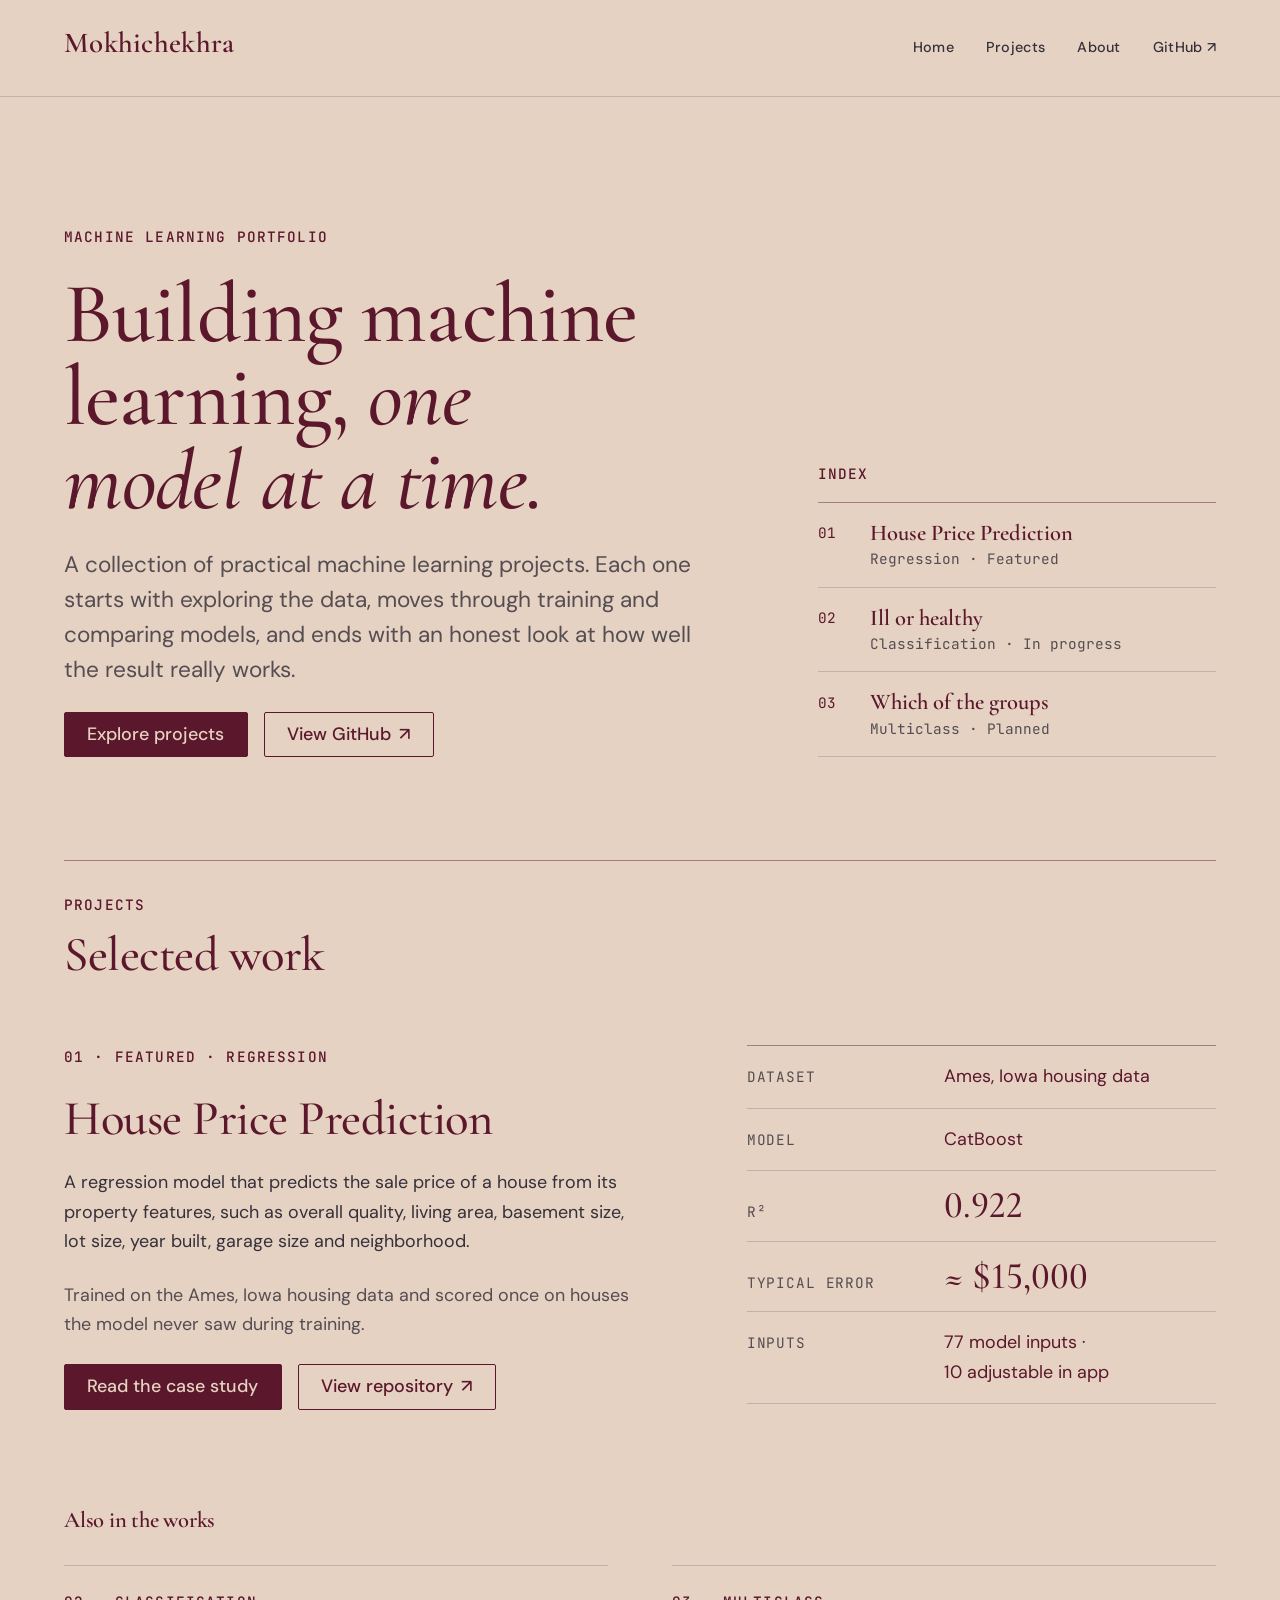
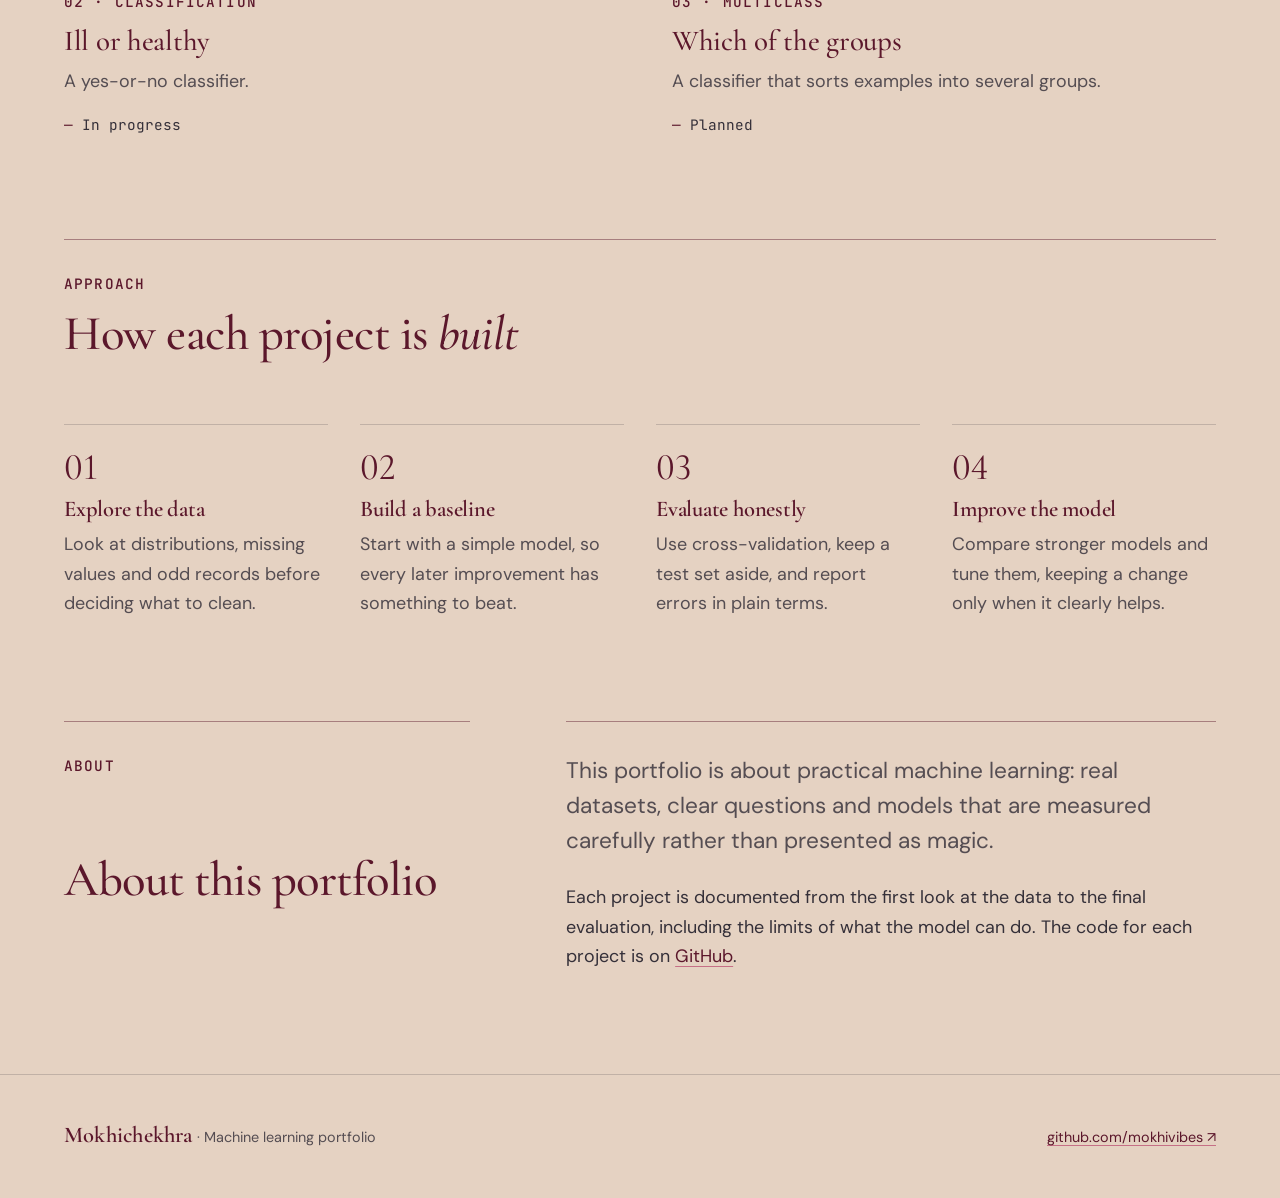
<file: index.html>
<!DOCTYPE html>
<html lang="en">
<head>
  <meta charset="utf-8">
  <meta name="viewport" content="width=device-width, initial-scale=1">
  <title>Mokhichekhra · Machine learning portfolio</title>
  <meta name="description" content="Mokhichekhra — a machine learning portfolio of practical projects: exploring data, training models and evaluating results honestly.">
  <!-- The page follows the device setting: morning (light) = sand, night (dark) = wine -->
  <meta name="color-scheme" content="light dark">
  <meta name="theme-color" content="#E5D2C2" media="(prefers-color-scheme: light)">
  <meta name="theme-color" content="#2A0A14" media="(prefers-color-scheme: dark)">

  <!-- Fonts from Google Fonts with display=swap: text shows immediately in the
       fallback fonts set in styles.css and switches when the web fonts arrive. -->
  <link rel="preconnect" href="https://fonts.googleapis.com">
  <link rel="preconnect" href="https://fonts.gstatic.com" crossorigin>
  <link rel="stylesheet" href="https://fonts.googleapis.com/css2?family=Cormorant+Garamond:ital,wght@0,500;0,600;1,500&family=DM+Sans:ital,wght@0,400;0,500;0,700;1,400&family=JetBrains+Mono:wght@400;500&display=swap">

  <link rel="stylesheet" href="styles.css">
  <script src="script.js" defer></script>
</head>
<body>
  <a class="skip-link" href="#main">Skip to content</a>

  <header class="site-header">
    <div class="container site-header__inner">
      <a class="wordmark" href="#home">Mokhichekhra</a>
      <nav class="site-nav" aria-label="Main">
        <ul>
          <li><a href="#home">Home</a></li>
          <li><a href="#projects">Projects</a></li>
          <li><a href="#about">About</a></li>
          <li><a href="https://github.com/mokhivibes" rel="noopener">GitHub <span aria-hidden="true">↗</span></a></li>
        </ul>
      </nav>
    </div>
  </header>

  <main id="main">

    <!-- Hero -->
    <section class="hero" id="home" aria-labelledby="hero-title">
      <div class="container hero__inner">
        <div class="hero__text stack" style="--stack-space: var(--space-m)">
          <p class="label">Machine learning portfolio</p>
          <h1 id="hero-title" class="display">Building machine learning, <em>one model at a time.</em></h1>
          <p class="lead">A collection of practical machine learning projects. Each one starts with exploring the data, moves through training and comparing models, and ends with an honest look at how well the result really works.</p>
          <div class="cluster">
            <a class="button" href="#projects">Explore projects</a>
            <a class="button button--secondary" href="https://github.com/mokhivibes" rel="noopener">View GitHub <span aria-hidden="true">↗</span></a>
          </div>
        </div>

        <aside class="hero__index" aria-label="Project index">
          <p class="label">Index</p>
          <ol class="index-list">
            <li><span class="index-list__num">01</span><span class="index-list__name">House Price Prediction</span><span class="index-list__meta">Regression · Featured</span></li>
            <li><span class="index-list__num">02</span><span class="index-list__name">Ill or healthy</span><span class="index-list__meta">Classification · In progress</span></li>
            <li><span class="index-list__num">03</span><span class="index-list__name">Which of the groups</span><span class="index-list__meta">Multiclass · Planned</span></li>
          </ol>
        </aside>
      </div>
    </section>

    <!-- Projects -->
    <section class="section section--ruled" id="projects" aria-labelledby="projects-title">
      <div class="container">
        <header class="section-head">
          <p class="label">Projects</p>
          <h2 id="projects-title">Selected work</h2>
        </header>

        <!-- Featured project -->
        <article class="feature" aria-labelledby="feature-title">
          <div class="feature__text stack">
            <p class="label">01 · Featured · Regression</p>
            <h3 id="feature-title" class="feature__title">House Price Prediction</h3>
            <p>A regression model that predicts the sale price of a house from its property features, such as overall quality, living area, basement size, lot size, year built, garage size and neighborhood.</p>
            <p class="muted">Trained on the Ames, Iowa housing data and scored once on houses the model never saw during training.</p>
            <p class="cluster"><a class="button" href="house-price.html">Read the case study</a> <a class="button button--secondary" href="https://github.com/mokhivibes/house-price-prediction" rel="noopener">View repository <span aria-hidden="true">↗</span></a></p>
          </div>

          <dl class="specs">
            <div class="specs__row"><dt>Dataset</dt><dd>Ames, Iowa housing data</dd></div>
            <div class="specs__row"><dt>Model</dt><dd>CatBoost</dd></div>
            <div class="specs__row"><dt>R²</dt><dd class="specs__figure">0.922</dd></div>
            <div class="specs__row"><dt>Typical error</dt><dd class="specs__figure">≈ $15,000</dd></div>
            <div class="specs__row"><dt>Inputs</dt><dd>77&nbsp;model&nbsp;inputs · 10&nbsp;adjustable&nbsp;in&nbsp;app</dd></div>
          </dl>
        </article>

        <!-- Other projects -->
        <h3 class="subhead">Also in the works</h3>
        <ul class="project-list" role="list">
          <li class="project">
            <p class="label">02 · Classification</p>
            <h4 class="project__title">Ill or healthy</h4>
            <p class="muted">A yes-or-no classifier.</p>
            <p class="status">In progress</p>
          </li>
          <li class="project">
            <p class="label">03 · Multiclass</p>
            <h4 class="project__title">Which of the groups</h4>
            <p class="muted">A classifier that sorts examples into several groups.</p>
            <p class="status">Planned</p>
          </li>
        </ul>
      </div>
    </section>

    <!-- Approach -->
    <section class="section section--ruled" id="approach" aria-labelledby="approach-title">
      <div class="container">
        <header class="section-head">
          <p class="label">Approach</p>
          <h2 id="approach-title">How each project is <em>built</em></h2>
        </header>
        <ol class="steps" role="list">
          <li class="step">
            <span class="step__num" aria-hidden="true">01</span>
            <h3 class="step__title">Explore the data</h3>
            <p class="muted">Look at distributions, missing values and odd records before deciding what to clean.</p>
          </li>
          <li class="step">
            <span class="step__num" aria-hidden="true">02</span>
            <h3 class="step__title">Build a baseline</h3>
            <p class="muted">Start with a simple model, so every later improvement has something to beat.</p>
          </li>
          <li class="step">
            <span class="step__num" aria-hidden="true">03</span>
            <h3 class="step__title">Evaluate honestly</h3>
            <p class="muted">Use cross-validation, keep a test set aside, and report errors in plain terms.</p>
          </li>
          <li class="step">
            <span class="step__num" aria-hidden="true">04</span>
            <h3 class="step__title">Improve the model</h3>
            <p class="muted">Compare stronger models and tune them, keeping a change only when it clearly helps.</p>
          </li>
        </ol>
      </div>
    </section>

    <!-- About -->
    <section class="section section--ruled" id="about" aria-labelledby="about-title">
      <div class="container about">
        <header class="section-head">
          <p class="label">About</p>
          <h2 id="about-title">About this portfolio</h2>
        </header>
        <div class="about__text stack">
          <p class="lead">This portfolio is about practical machine learning: real datasets, clear questions and models that are measured carefully rather than presented as magic.</p>
          <p>Each project is documented from the first look at the data to the final evaluation, including the limits of what the model can do. The code for each project is on <a href="https://github.com/mokhivibes" rel="noopener">GitHub</a>.</p>
        </div>
      </div>
    </section>

  </main>

  <footer class="site-footer">
    <div class="container site-footer__inner">
      <p><span class="wordmark wordmark--small">Mokhichekhra</span> <span class="muted">· Machine learning portfolio</span></p>
      <p><a href="https://github.com/mokhivibes" rel="noopener">github.com/mokhivibes <span aria-hidden="true">↗</span></a></p>
    </div>
  </footer>
</body>
</html>
</file>
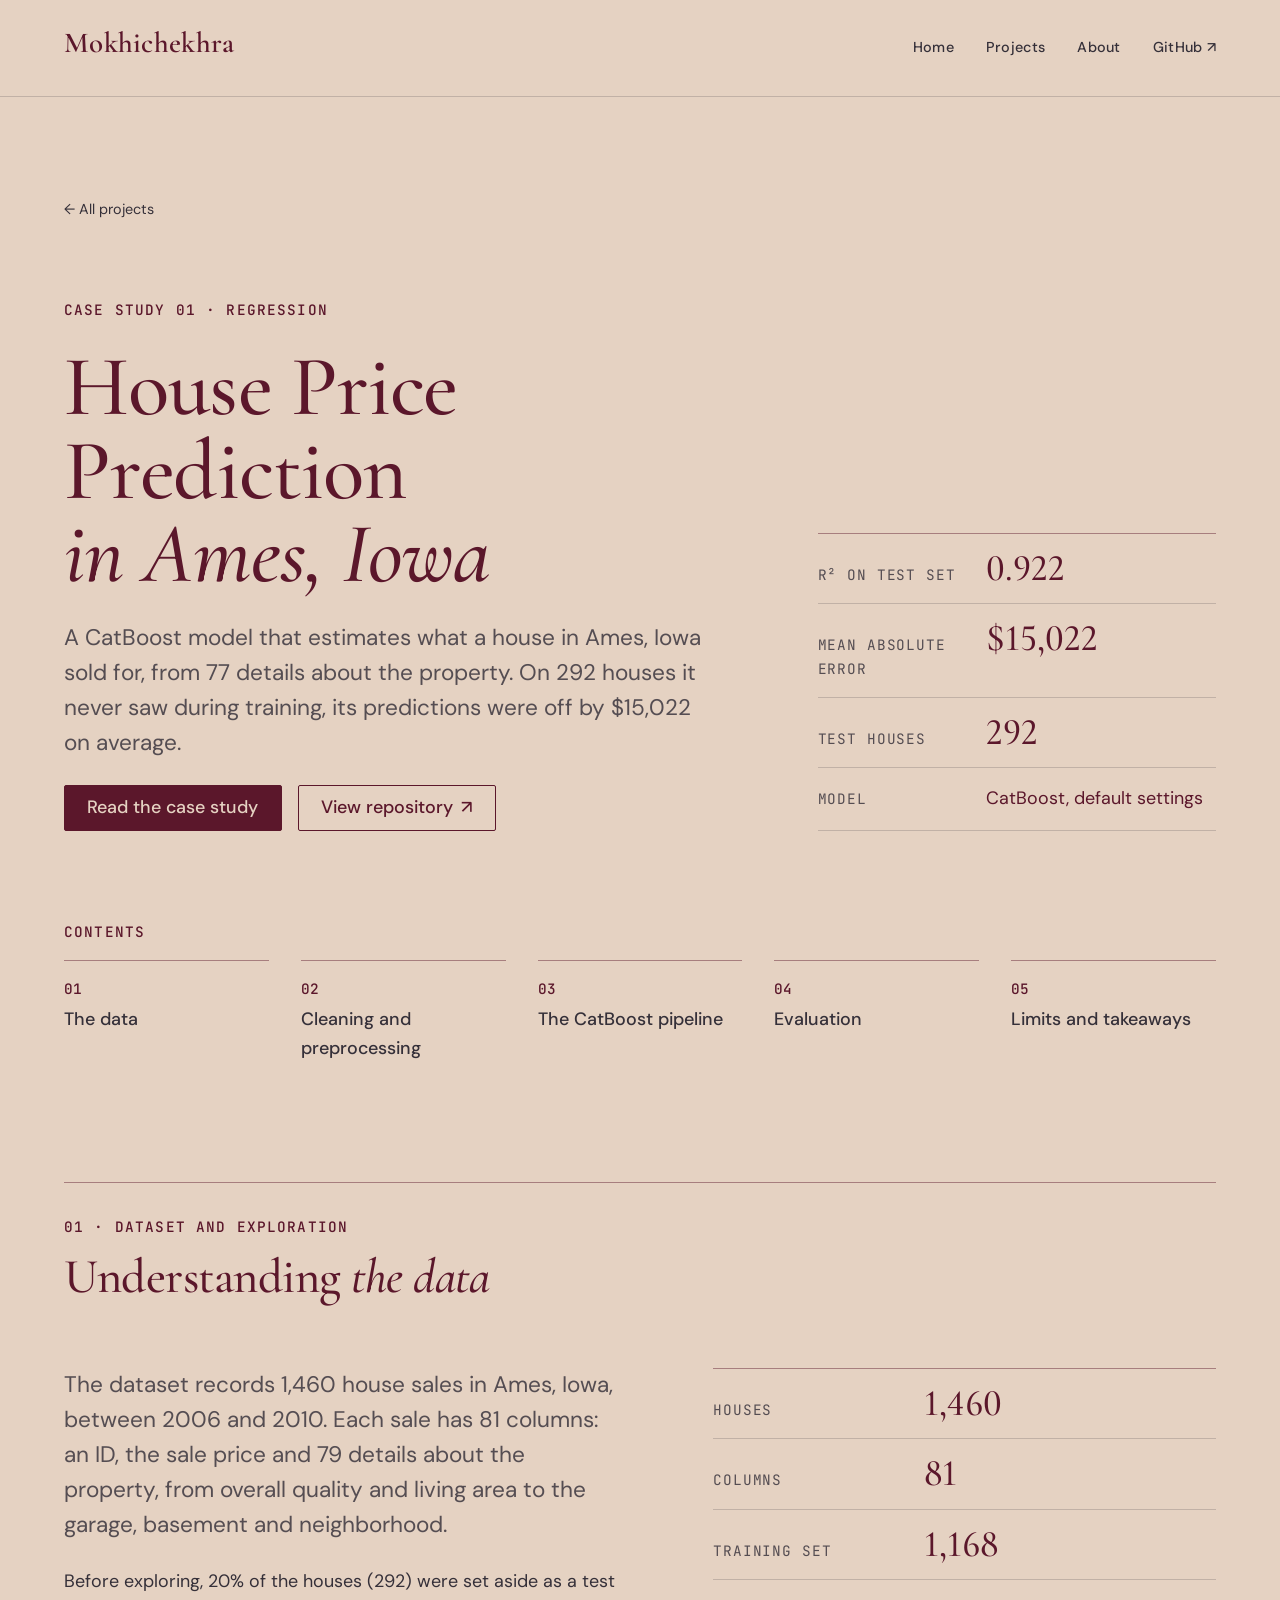
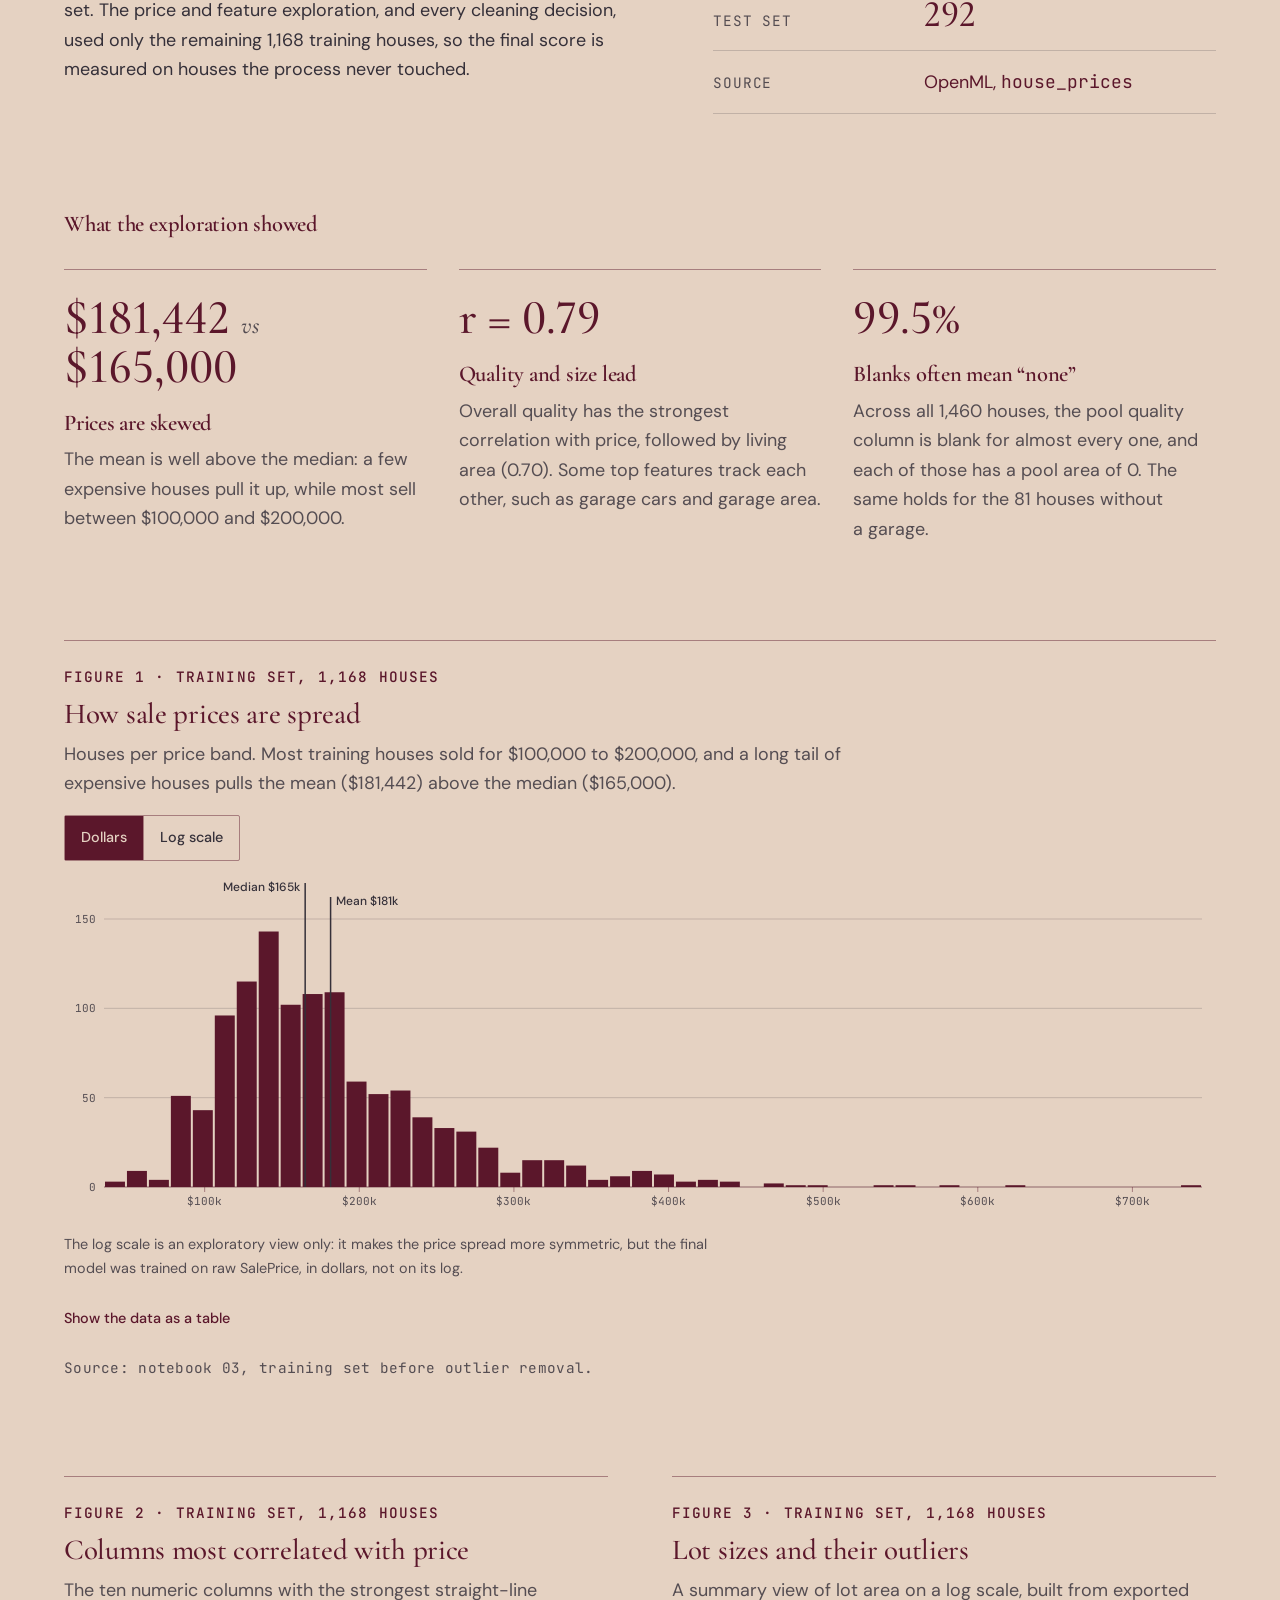
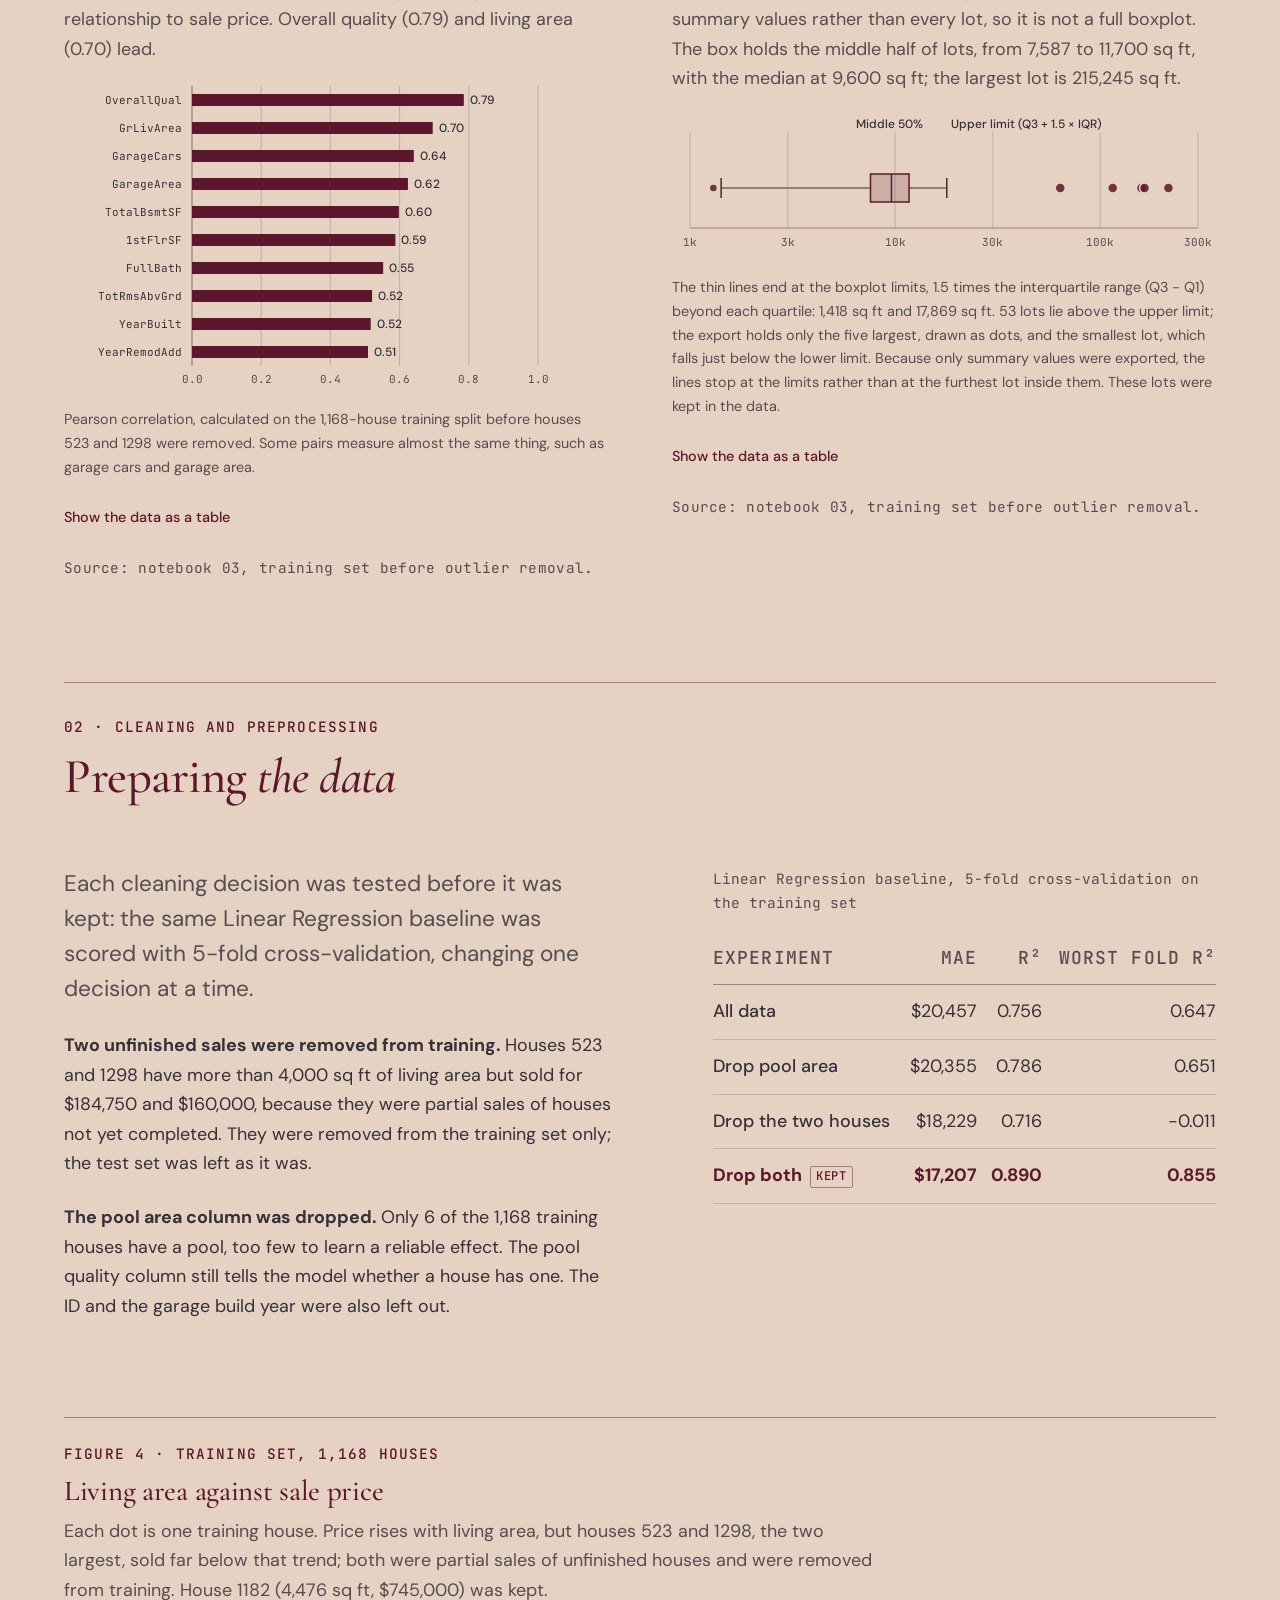
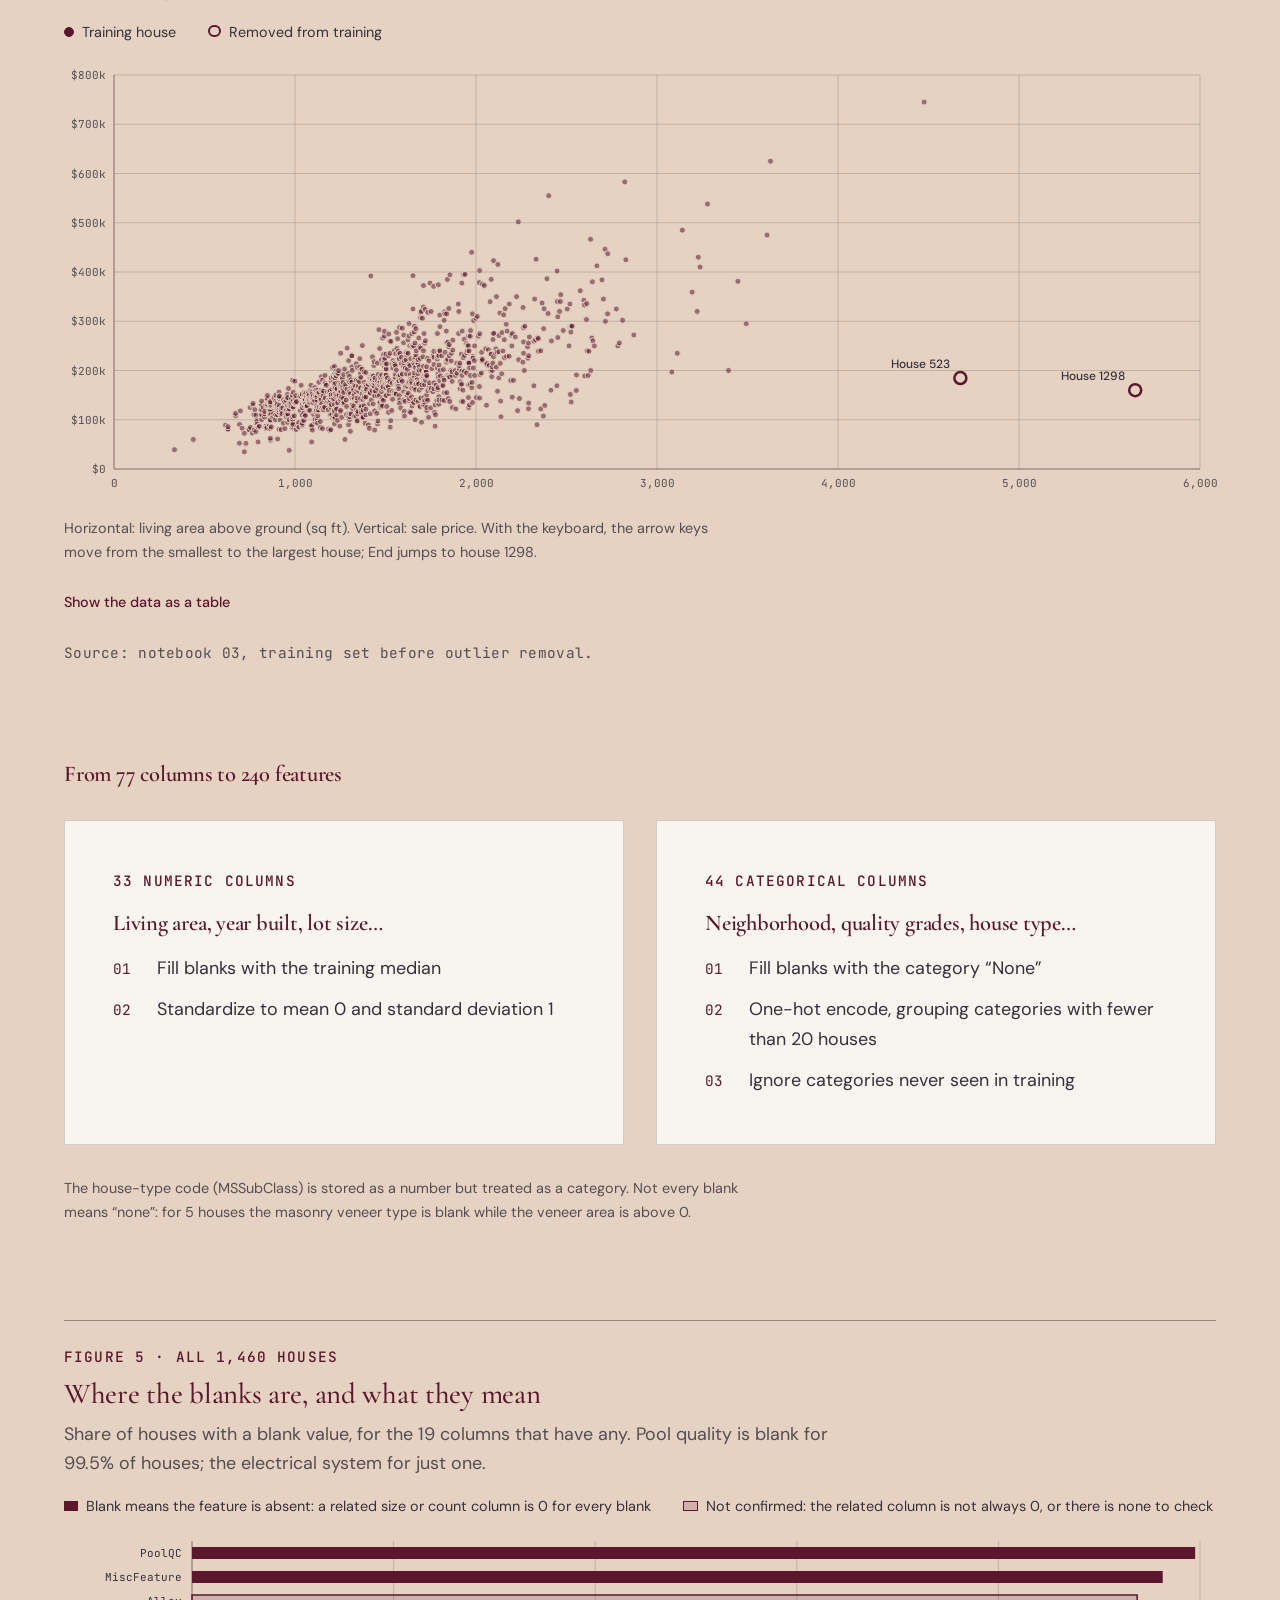
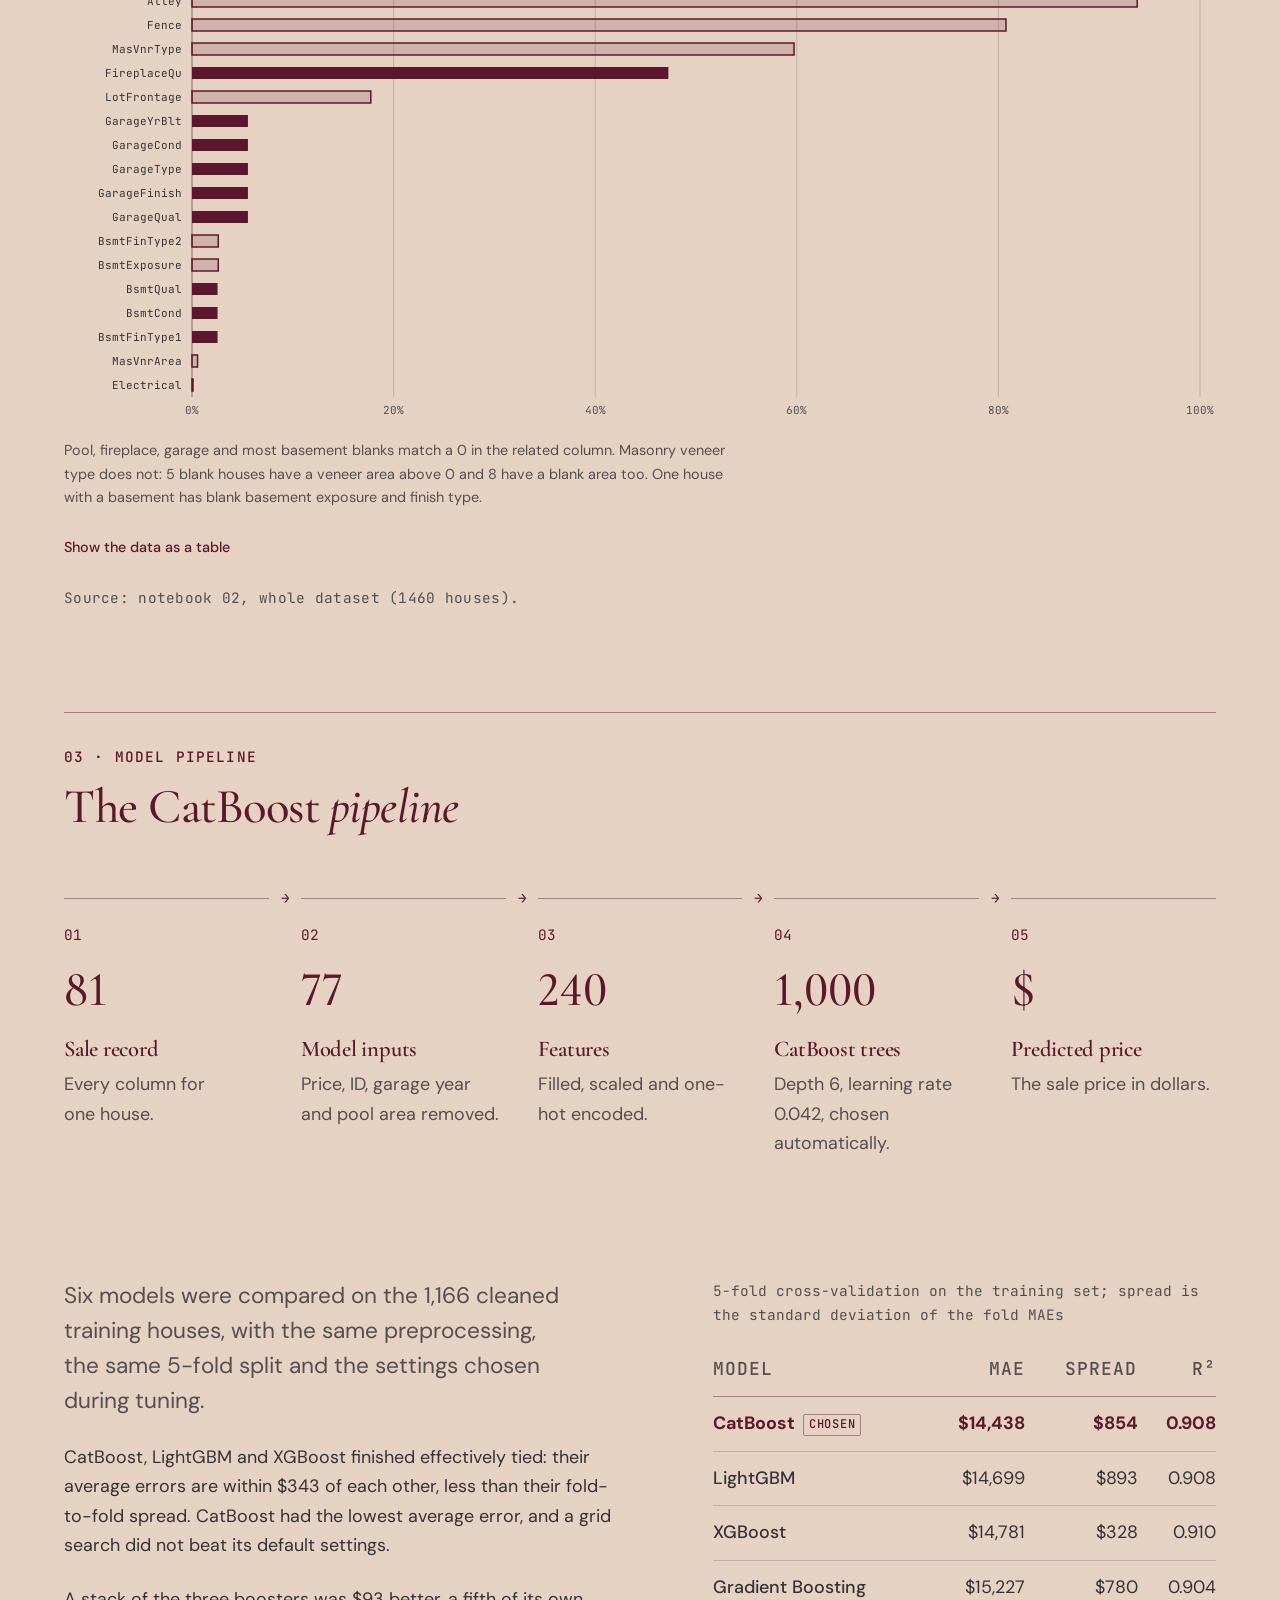
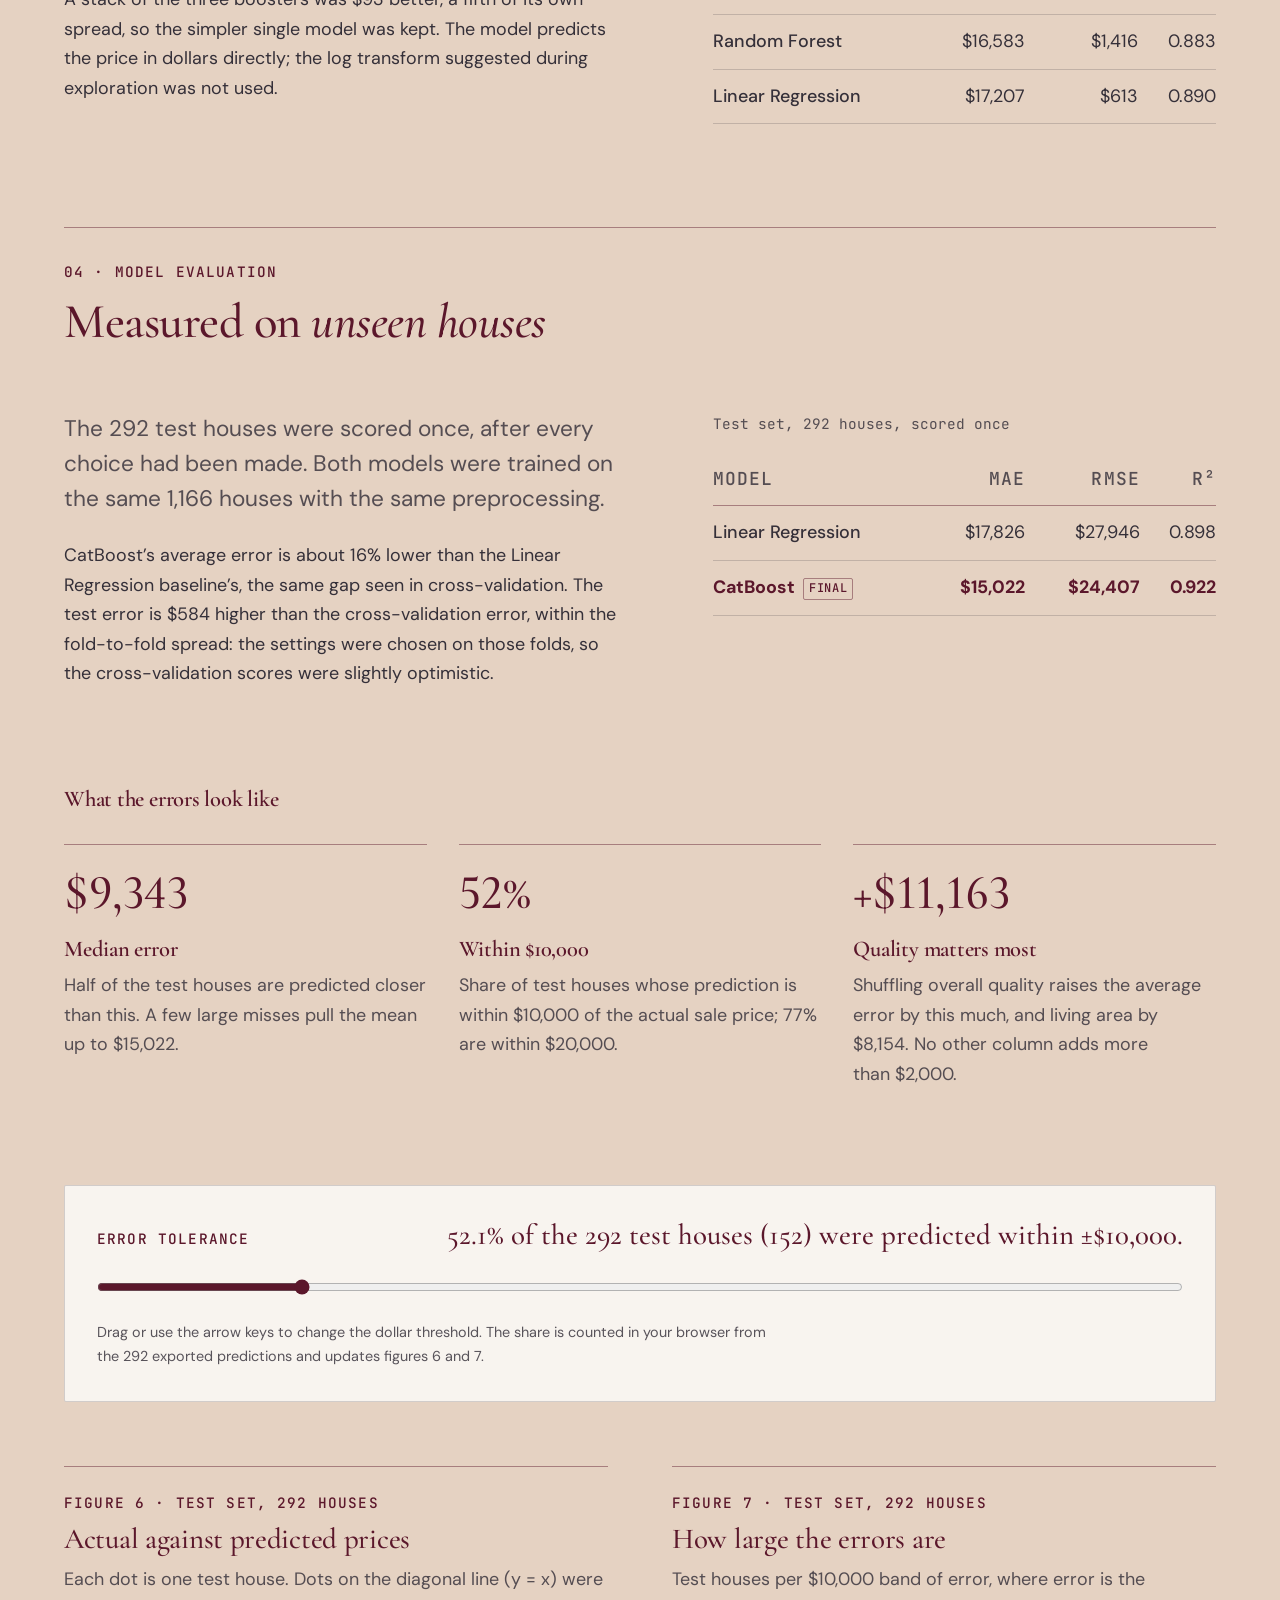
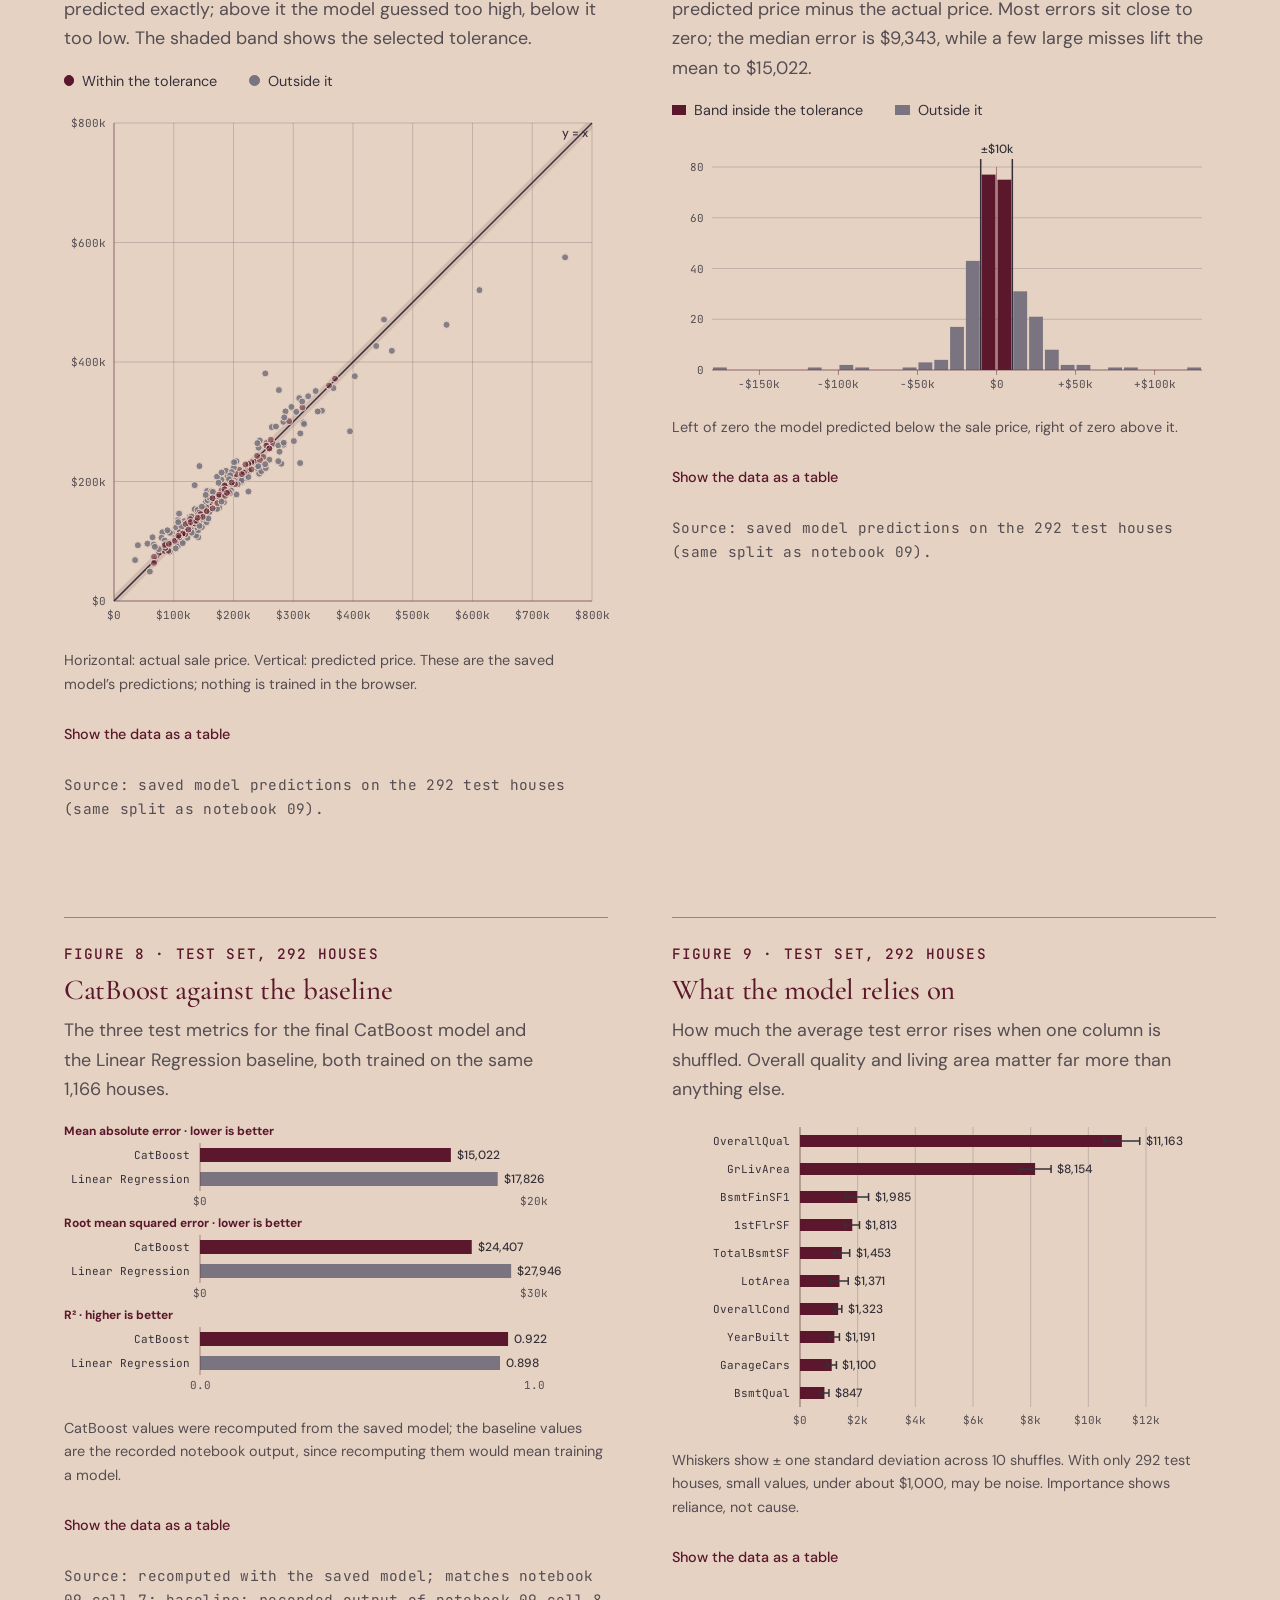
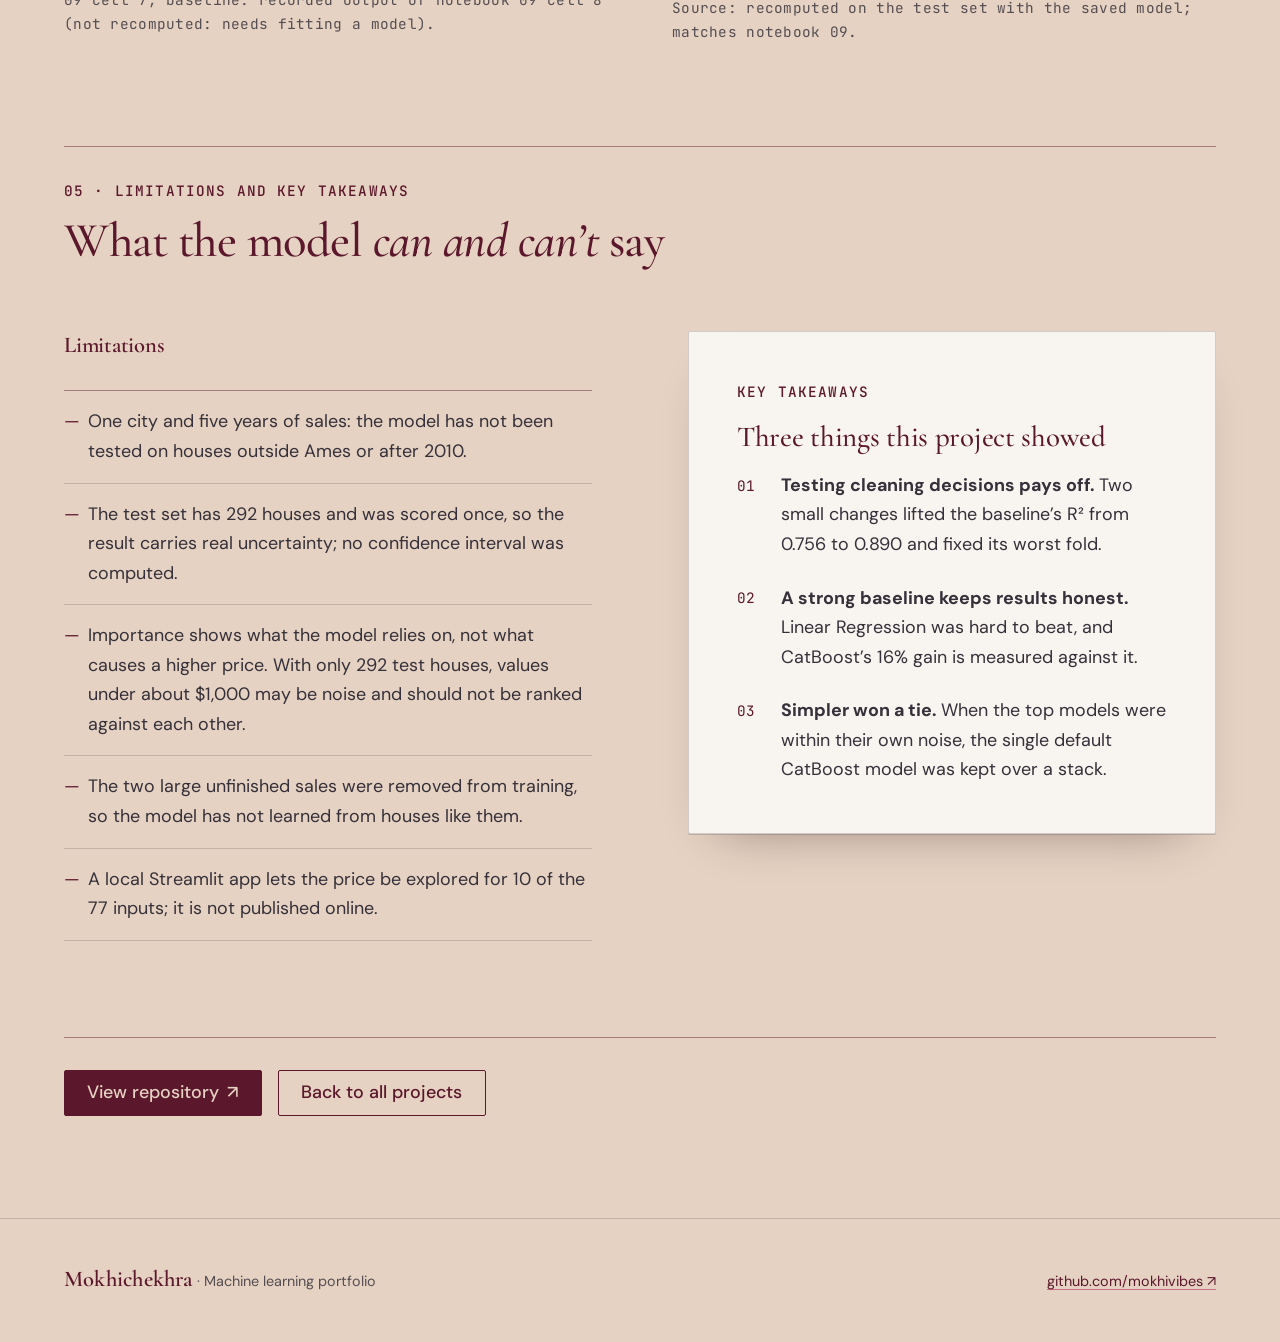
<file: house-price.html>
<!DOCTYPE html>
<html lang="en">
<head>
  <meta charset="utf-8">
  <meta name="viewport" content="width=device-width, initial-scale=1">
  <title>House Price Prediction · Mokhichekhra</title>
  <meta name="description" content="Case study: a CatBoost model that predicts house sale prices in Ames, Iowa, from data exploration and cleaning to an honest evaluation on unseen houses.">
  <!-- Same theme setup as the homepage: morning (light) = sand, night (dark) = wine -->
  <meta name="color-scheme" content="light dark">
  <meta name="theme-color" content="#E5D2C2" media="(prefers-color-scheme: light)">
  <meta name="theme-color" content="#2A0A14" media="(prefers-color-scheme: dark)">

  <link rel="preconnect" href="https://fonts.googleapis.com">
  <link rel="preconnect" href="https://fonts.gstatic.com" crossorigin>
  <link rel="stylesheet" href="https://fonts.googleapis.com/css2?family=Cormorant+Garamond:ital,wght@0,500;0,600;1,500&family=DM+Sans:ital,wght@0,400;0,500;0,700;1,400&family=JetBrains+Mono:wght@400;500&display=swap">

  <link rel="stylesheet" href="styles.css">
  <script src="script.js" defer></script>
  <script src="charts.js" defer></script>
</head>
<body>
  <a class="skip-link" href="#main">Skip to content</a>

  <header class="site-header">
    <div class="container site-header__inner">
      <a class="wordmark" href="index.html">Mokhichekhra</a>
      <nav class="site-nav" aria-label="Main">
        <ul>
          <li><a href="index.html#home">Home</a></li>
          <li><a href="index.html#projects" aria-current="true">Projects</a></li>
          <li><a href="index.html#about">About</a></li>
          <li><a href="https://github.com/mokhivibes" rel="noopener">GitHub <span aria-hidden="true">↗</span></a></li>
        </ul>
      </nav>
    </div>
  </header>

  <main id="main">

    <!-- Hero -->
    <section class="case-hero" id="overview" aria-labelledby="case-title">
      <div class="container">
        <p class="case-hero__back"><a href="index.html#projects"><span aria-hidden="true">←</span> All projects</a></p>

        <div class="case-hero__inner">
          <div class="case-hero__text stack" style="--stack-space: var(--space-m)">
            <p class="label">Case study 01 · Regression</p>
            <h1 id="case-title" class="display">House Price Prediction <em>in Ames, Iowa</em></h1>
            <p class="lead">A CatBoost model that estimates what a house in Ames, Iowa sold for, from 77 details about the property. On 292 houses it never saw during training, its predictions were off by $15,022 on average.</p>
            <div class="cluster">
              <a class="button" href="#data">Read the case study</a>
              <a class="button button--secondary" href="https://github.com/mokhivibes/house-price-prediction" rel="noopener">View repository <span aria-hidden="true">↗</span></a>
            </div>
          </div>

          <dl class="specs case-hero__specs" aria-label="Results on the test set">
            <div class="specs__row"><dt>R² on test set</dt><dd class="specs__figure">0.922</dd></div>
            <div class="specs__row"><dt>Mean absolute error</dt><dd class="specs__figure">$15,022</dd></div>
            <div class="specs__row"><dt>Test houses</dt><dd class="specs__figure">292</dd></div>
            <div class="specs__row"><dt>Model</dt><dd>CatBoost, default settings</dd></div>
          </dl>
        </div>

        <nav class="case-toc" aria-label="Case study sections">
          <p class="label">Contents</p>
          <ol class="case-toc__list" role="list">
            <li><a href="#data"><span class="case-toc__num">01</span> The data</a></li>
            <li><a href="#preparation"><span class="case-toc__num">02</span> Cleaning and preprocessing</a></li>
            <li><a href="#model"><span class="case-toc__num">03</span> The CatBoost pipeline</a></li>
            <li><a href="#evaluation"><span class="case-toc__num">04</span> Evaluation</a></li>
            <li><a href="#takeaways"><span class="case-toc__num">05</span> Limits and takeaways</a></li>
          </ol>
        </nav>
      </div>
    </section>

    <!-- 01 · Dataset and EDA -->
    <section class="section case-section" id="data" aria-labelledby="data-title">
      <div class="container">
        <header class="section-head" data-reveal>
          <p class="label">01 · Dataset and exploration</p>
          <h2 id="data-title">Understanding <em>the data</em></h2>
        </header>

        <div class="case-split">
          <div class="case-prose stack" data-reveal>
            <p class="lead">The dataset records 1,460 house sales in Ames, Iowa, between 2006 and 2010. Each sale has 81 columns: an ID, the sale price and 79 details about the property, from overall quality and living area to the garage, basement and neighborhood.</p>
            <p>Before exploring, 20% of the houses (292) were set aside as a test set. The price and feature exploration, and every cleaning decision, used only the remaining 1,168 training houses, so the final score is measured on houses the process never touched.</p>
          </div>

          <dl class="specs" data-reveal aria-label="Dataset at a glance">
            <div class="specs__row"><dt>Houses</dt><dd class="specs__figure">1,460</dd></div>
            <div class="specs__row"><dt>Columns</dt><dd class="specs__figure">81</dd></div>
            <div class="specs__row"><dt>Training set</dt><dd class="specs__figure">1,168</dd></div>
            <div class="specs__row"><dt>Test set</dt><dd class="specs__figure">292</dd></div>
            <div class="specs__row"><dt>Source</dt><dd>OpenML, <span class="mono">house_prices</span></dd></div>
          </dl>
        </div>

        <h3 class="subhead" data-reveal>What the exploration showed</h3>
        <ul class="findings" role="list" data-reveal-group>
          <li class="finding" data-reveal>
            <p class="finding__figure">$181,442 <span class="finding__vs">vs</span> $165,000</p>
            <h4 class="finding__title">Prices are skewed</h4>
            <p class="muted">The mean is well above the median: a few expensive houses pull it up, while most sell between $100,000 and $200,000.</p>
          </li>
          <li class="finding" data-reveal>
            <p class="finding__figure">r = 0.79</p>
            <h4 class="finding__title">Quality and size lead</h4>
            <p class="muted">Overall quality has the strongest correlation with price, followed by living area (0.70). Some top features track each other, such as garage cars and garage area.</p>
          </li>
          <li class="finding" data-reveal>
            <p class="finding__figure">99.5%</p>
            <h4 class="finding__title">Blanks often mean “none”</h4>
            <p class="muted">Across all 1,460 houses, the pool quality column is blank for almost every one, and each of those has a pool area of 0. The same holds for the 81 houses without a garage.</p>
          </li>
        </ul>
        <!-- Charts: drawn by charts.js from the exported JSON; each figure reads fine without it -->
        <figure class="chart chart--wide" data-chart="price" data-reveal aria-labelledby="fig-price-title">
          <figcaption class="chart__head">
            <p class="label">Figure 1 · Training set, 1,168 houses</p>
            <h3 class="chart__title" id="fig-price-title">How sale prices are spread</h3>
            <p class="chart__desc" id="fig-price-desc">Houses per price band. Most training houses sold for $100,000 to $200,000, and a long tail of expensive houses pulls the mean ($181,442) above the median ($165,000).</p>
          </figcaption>
          <div class="chart__controls" role="group" aria-label="Price scale" hidden>
            <button type="button" class="chart__toggle" data-scale="raw" aria-pressed="true">Dollars</button>
            <button type="button" class="chart__toggle" data-scale="log1p" aria-pressed="false">Log scale</button>
          </div>
          <div class="chart__plot"><p class="chart__status">The interactive chart appears here when JavaScript is available.</p></div>
          <p class="chart__live visually-hidden" aria-live="polite"></p>
          <p class="chart__note chart__note--log">The log scale is an exploratory view only: it makes the price spread more symmetric, but the final model was trained on raw SalePrice, in dollars, not on its log.</p>
          <details class="chart__data" hidden><summary>Show the data as a table</summary><div class="chart__table"></div></details>
          <p class="chart__source">Source: notebook 03, training set before outlier removal.</p>
        </figure>

        <div class="chart-grid">
          <figure class="chart" data-chart="correlations" data-reveal aria-labelledby="fig-corr-title">
            <figcaption class="chart__head">
              <p class="label">Figure 2 · Training set, 1,168 houses</p>
              <h3 class="chart__title" id="fig-corr-title">Columns most correlated with price</h3>
              <p class="chart__desc" id="fig-corr-desc">The ten numeric columns with the strongest straight-line relationship to sale price. Overall quality (0.79) and living area (0.70) lead.</p>
            </figcaption>
            <div class="chart__plot"><p class="chart__status">The interactive chart appears here when JavaScript is available.</p></div>
            <p class="chart__live visually-hidden" aria-live="polite"></p>
            <p class="chart__note">Pearson correlation, calculated on the 1,168-house training split before houses 523 and 1298 were removed. Some pairs measure almost the same thing, such as garage cars and garage area.</p>
            <details class="chart__data" hidden><summary>Show the data as a table</summary><div class="chart__table"></div></details>
            <p class="chart__source">Source: notebook 03, training set before outlier removal.</p>
          </figure>

          <figure class="chart" data-chart="lotArea" data-reveal aria-labelledby="fig-lot-title">
            <figcaption class="chart__head">
              <p class="label">Figure 3 · Training set, 1,168 houses</p>
              <h3 class="chart__title" id="fig-lot-title">Lot sizes and their outliers</h3>
              <p class="chart__desc" id="fig-lot-desc">A summary view of lot area on a log scale, built from exported summary values rather than every lot, so it is not a full boxplot. The box holds the middle half of lots, from 7,587 to 11,700 sq ft, with the median at 9,600 sq ft; the largest lot is 215,245 sq ft.</p>
            </figcaption>
            <div class="chart__plot"><p class="chart__status">The interactive chart appears here when JavaScript is available.</p></div>
            <p class="chart__live visually-hidden" aria-live="polite"></p>
            <p class="chart__note">The thin lines end at the boxplot limits, 1.5 times the interquartile range (Q3 − Q1) beyond each quartile: <span data-lot="lower">1,418 sq ft</span> and <span data-lot="upper">17,869 sq ft</span>. <span data-lot="above">53</span> lots lie above the upper limit; the export holds only the five largest, drawn as dots, and the smallest lot, which falls just below the lower limit. Because only summary values were exported, the lines stop at the limits rather than at the furthest lot inside them. These lots were kept in the data.</p>
            <details class="chart__data" hidden><summary>Show the data as a table</summary><div class="chart__table"></div></details>
            <p class="chart__source">Source: notebook 03, training set before outlier removal.</p>
          </figure>
        </div>
      </div>
    </section>

    <!-- 02 · Cleaning and preprocessing -->
    <section class="section case-section" id="preparation" aria-labelledby="preparation-title">
      <div class="container">
        <header class="section-head" data-reveal>
          <p class="label">02 · Cleaning and preprocessing</p>
          <h2 id="preparation-title">Preparing <em>the data</em></h2>
        </header>

        <div class="case-split">
          <div class="case-prose stack" data-reveal>
            <p class="lead">Each cleaning decision was tested before it was kept: the same Linear Regression baseline was scored with 5-fold cross-validation, changing one decision at a time.</p>
            <p><strong>Two unfinished sales were removed from training.</strong> Houses 523 and 1298 have more than 4,000 sq ft of living area but sold for $184,750 and $160,000, because they were partial sales of houses not yet completed. They were removed from the training set only; the test set was left as it was.</p>
            <p><strong>The pool area column was dropped.</strong> Only 6 of the 1,168 training houses have a pool, too few to learn a reliable effect. The pool quality column still tells the model whether a house has one. The ID and the garage build year were also left out.</p>
          </div>

          <div class="table-wrap" data-reveal>
            <table class="data-table">
              <caption>Linear Regression baseline, 5-fold cross-validation on the training set</caption>
              <thead>
                <tr><th scope="col">Experiment</th><th scope="col" class="num">MAE</th><th scope="col" class="num">R²</th><th scope="col" class="num">Worst fold R²</th></tr>
              </thead>
              <tbody>
                <tr><th scope="row">All data</th><td class="num">$20,457</td><td class="num">0.756</td><td class="num">0.647</td></tr>
                <tr><th scope="row">Drop pool area</th><td class="num">$20,355</td><td class="num">0.786</td><td class="num">0.651</td></tr>
                <tr><th scope="row">Drop the two houses</th><td class="num">$18,229</td><td class="num">0.716</td><td class="num">−0.011</td></tr>
                <tr class="is-chosen"><th scope="row">Drop both <span class="tag">kept</span></th><td class="num">$17,207</td><td class="num">0.890</td><td class="num">0.855</td></tr>
              </tbody>
            </table>
          </div>
        </div>

        <figure class="chart chart--wide chart--after-split" data-chart="livingArea" data-reveal aria-labelledby="fig-area-title">
          <figcaption class="chart__head">
            <p class="label">Figure 4 · Training set, 1,168 houses</p>
            <h3 class="chart__title" id="fig-area-title">Living area against sale price</h3>
            <p class="chart__desc" id="fig-area-desc">Each dot is one training house. Price rises with living area, but houses 523 and 1298, the two largest, sold far below that trend; both were partial sales of unfinished houses and were removed from training. House 1182 (4,476 sq ft, $745,000) was kept.</p>
          </figcaption>
          <ul class="chart__legend" role="list">
            <li><span class="swatch swatch--dot" aria-hidden="true"></span>Training house</li>
            <li><span class="swatch swatch--ring" aria-hidden="true"></span>Removed from training</li>
          </ul>
          <div class="chart__plot"><p class="chart__status">The interactive chart appears here when JavaScript is available.</p></div>
          <p class="chart__live visually-hidden" aria-live="polite"></p>
          <p class="chart__note">Horizontal: living area above ground (sq ft). Vertical: sale price. With the keyboard, the arrow keys move from the smallest to the largest house; End jumps to house 1298.</p>
          <details class="chart__data" hidden><summary>Show the data as a table</summary><div class="chart__table"></div></details>
          <p class="chart__source">Source: notebook 03, training set before outlier removal.</p>
        </figure>

        <h3 class="subhead" data-reveal>From 77 columns to 240 features</h3>
        <div class="prep-grid" data-reveal-group>
          <article class="panel" data-reveal>
            <p class="label">33 numeric columns</p>
            <h4>Living area, year built, lot size…</h4>
            <ol class="prep-steps" role="list">
              <li>Fill blanks with the training median</li>
              <li>Standardize to mean 0 and standard deviation 1</li>
            </ol>
          </article>
          <article class="panel" data-reveal>
            <p class="label">44 categorical columns</p>
            <h4>Neighborhood, quality grades, house type…</h4>
            <ol class="prep-steps" role="list">
              <li>Fill blanks with the category “None”</li>
              <li>One-hot encode, grouping categories with fewer than 20 houses</li>
              <li>Ignore categories never seen in training</li>
            </ol>
          </article>
        </div>
        <p class="muted case-note" data-reveal>The house-type code (MSSubClass) is stored as a number but treated as a category. Not every blank means “none”: for 5 houses the masonry veneer type is blank while the veneer area is above 0.</p>

        <figure class="chart chart--wide" data-chart="missing" data-reveal aria-labelledby="fig-missing-title">
          <figcaption class="chart__head">
            <p class="label">Figure 5 · All 1,460 houses</p>
            <h3 class="chart__title" id="fig-missing-title">Where the blanks are, and what they mean</h3>
            <p class="chart__desc" id="fig-missing-desc">Share of houses with a blank value, for the 19 columns that have any. Pool quality is blank for 99.5% of houses; the electrical system for just one.</p>
          </figcaption>
          <ul class="chart__legend" role="list">
            <li><span class="swatch" aria-hidden="true"></span>Blank means the feature is absent: a related size or count column is 0 for every blank</li>
            <li><span class="swatch swatch--outline" aria-hidden="true"></span>Not confirmed: the related column is not always 0, or there is none to check</li>
          </ul>
          <div class="chart__plot"><p class="chart__status">The interactive chart appears here when JavaScript is available.</p></div>
          <p class="chart__live visually-hidden" aria-live="polite"></p>
          <p class="chart__note">Pool, fireplace, garage and most basement blanks match a 0 in the related column. Masonry veneer type does not: 5 blank houses have a veneer area above 0 and 8 have a blank area too. One house with a basement has blank basement exposure and finish type.</p>
          <details class="chart__data" hidden><summary>Show the data as a table</summary><div class="chart__table"></div></details>
          <p class="chart__source">Source: notebook 02, whole dataset (1460 houses).</p>
        </figure>
      </div>
    </section>

    <!-- 03 · CatBoost pipeline -->
    <section class="section case-section" id="model" aria-labelledby="model-title">
      <div class="container">
        <header class="section-head" data-reveal>
          <p class="label">03 · Model pipeline</p>
          <h2 id="model-title">The CatBoost <em>pipeline</em></h2>
        </header>

        <ol class="flow" role="list" aria-label="How one house becomes a price" data-reveal-group>
          <li class="flow__step" data-reveal>
            <span class="flow__num" aria-hidden="true">01</span>
            <p class="flow__figure">81</p>
            <h3 class="flow__title">Sale record</h3>
            <p class="muted">Every column for one house.</p>
          </li>
          <li class="flow__step" data-reveal>
            <span class="flow__num" aria-hidden="true">02</span>
            <p class="flow__figure">77</p>
            <h3 class="flow__title">Model inputs</h3>
            <p class="muted">Price, ID, garage year and pool area removed.</p>
          </li>
          <li class="flow__step" data-reveal>
            <span class="flow__num" aria-hidden="true">03</span>
            <p class="flow__figure">240</p>
            <h3 class="flow__title">Features</h3>
            <p class="muted">Filled, scaled and one-hot encoded.</p>
          </li>
          <li class="flow__step" data-reveal>
            <span class="flow__num" aria-hidden="true">04</span>
            <p class="flow__figure">1,000</p>
            <h3 class="flow__title">CatBoost trees</h3>
            <p class="muted">Depth 6, learning rate 0.042, chosen automatically.</p>
          </li>
          <li class="flow__step" data-reveal>
            <span class="flow__num" aria-hidden="true">05</span>
            <p class="flow__figure">$</p>
            <h3 class="flow__title">Predicted price</h3>
            <p class="muted">The sale price in dollars.</p>
          </li>
        </ol>

        <div class="case-split">
          <div class="case-prose stack" data-reveal>
            <p class="lead">Six models were compared on the 1,166 cleaned training houses, with the same preprocessing, the same 5-fold split and the settings chosen during tuning.</p>
            <p>CatBoost, LightGBM and XGBoost finished effectively tied: their average errors are within $343 of each other, less than their fold-to-fold spread. CatBoost had the lowest average error, and a grid search did not beat its default settings.</p>
            <p>A stack of the three boosters was $93 better, a fifth of its own spread, so the simpler single model was kept. The model predicts the price in dollars directly; the log transform suggested during exploration was not used.</p>
          </div>

          <div class="table-wrap" data-reveal>
            <table class="data-table">
              <caption>5-fold cross-validation on the training set; spread is the standard deviation of the fold MAEs</caption>
              <thead>
                <tr><th scope="col">Model</th><th scope="col" class="num">MAE</th><th scope="col" class="num">Spread</th><th scope="col" class="num">R²</th></tr>
              </thead>
              <tbody>
                <tr class="is-chosen"><th scope="row">CatBoost <span class="tag">chosen</span></th><td class="num">$14,438</td><td class="num">$854</td><td class="num">0.908</td></tr>
                <tr><th scope="row">LightGBM</th><td class="num">$14,699</td><td class="num">$893</td><td class="num">0.908</td></tr>
                <tr><th scope="row">XGBoost</th><td class="num">$14,781</td><td class="num">$328</td><td class="num">0.910</td></tr>
                <tr><th scope="row">Gradient Boosting</th><td class="num">$15,227</td><td class="num">$780</td><td class="num">0.904</td></tr>
                <tr><th scope="row">Random Forest</th><td class="num">$16,583</td><td class="num">$1,416</td><td class="num">0.883</td></tr>
                <tr><th scope="row">Linear Regression</th><td class="num">$17,207</td><td class="num">$613</td><td class="num">0.890</td></tr>
              </tbody>
            </table>
          </div>
        </div>
      </div>
    </section>

    <!-- 04 · Evaluation -->
    <section class="section case-section" id="evaluation" aria-labelledby="evaluation-title">
      <div class="container">
        <header class="section-head" data-reveal>
          <p class="label">04 · Model evaluation</p>
          <h2 id="evaluation-title">Measured on <em>unseen houses</em></h2>
        </header>

        <div class="case-split">
          <div class="case-prose stack" data-reveal>
            <p class="lead">The 292 test houses were scored once, after every choice had been made. Both models were trained on the same 1,166 houses with the same preprocessing.</p>
            <p>CatBoost’s average error is about 16% lower than the Linear Regression baseline’s, the same gap seen in cross-validation. The test error is $584 higher than the cross-validation error, within the fold-to-fold spread: the settings were chosen on those folds, so the cross-validation scores were slightly optimistic.</p>
          </div>

          <div class="table-wrap" data-reveal>
            <table class="data-table">
              <caption>Test set, 292 houses, scored once</caption>
              <thead>
                <tr><th scope="col">Model</th><th scope="col" class="num">MAE</th><th scope="col" class="num">RMSE</th><th scope="col" class="num">R²</th></tr>
              </thead>
              <tbody>
                <tr><th scope="row">Linear Regression</th><td class="num">$17,826</td><td class="num">$27,946</td><td class="num">0.898</td></tr>
                <tr class="is-chosen"><th scope="row">CatBoost <span class="tag">final</span></th><td class="num">$15,022</td><td class="num">$24,407</td><td class="num">0.922</td></tr>
              </tbody>
            </table>
          </div>
        </div>

        <h3 class="subhead" data-reveal>What the errors look like</h3>
        <ul class="findings" role="list" data-reveal-group>
          <li class="finding" data-reveal>
            <p class="finding__figure">$9,343</p>
            <h4 class="finding__title">Median error</h4>
            <p class="muted">Half of the test houses are predicted closer than this. A few large misses pull the mean up to $15,022.</p>
          </li>
          <li class="finding" data-reveal>
            <p class="finding__figure">52%</p>
            <h4 class="finding__title">Within $10,000</h4>
            <p class="muted">Share of test houses whose prediction is within $10,000 of the actual sale price; 77% are within $20,000.</p>
          </li>
          <li class="finding" data-reveal>
            <p class="finding__figure">+$11,163</p>
            <h4 class="finding__title">Quality matters most</h4>
            <p class="muted">Shuffling overall quality raises the average error by this much, and living area by $8,154. No other column adds more than $2,000.</p>
          </li>
        </ul>
        <!-- Charts: drawn by charts.js from the saved model's exported predictions -->
        <div class="tolerance" data-tolerance data-reveal hidden>
          <div class="tolerance__head">
            <label class="label" for="tolerance-input">Error tolerance</label>
            <output class="tolerance__output" id="tolerance-output" for="tolerance-input" aria-live="polite"></output>
          </div>
          <input class="tolerance__input" id="tolerance-input" type="range" min="1000" max="50000" step="1000" value="10000" aria-describedby="tolerance-output tolerance-help">
          <p class="muted tolerance__help" id="tolerance-help">Drag or use the arrow keys to change the dollar threshold. The share is counted in your browser from the 292 exported predictions and updates figures 6 and 7.</p>
        </div>

        <div class="chart-grid">
          <figure class="chart" data-chart="actualPredicted" data-reveal aria-labelledby="fig-ap-title">
            <figcaption class="chart__head">
              <p class="label">Figure 6 · Test set, 292 houses</p>
              <h3 class="chart__title" id="fig-ap-title">Actual against predicted prices</h3>
              <p class="chart__desc" id="fig-ap-desc">Each dot is one test house. Dots on the diagonal line (y = x) were predicted exactly; above it the model guessed too high, below it too low. The shaded band shows the selected tolerance.</p>
            </figcaption>
            <ul class="chart__legend" role="list">
              <li><span class="swatch swatch--dot" aria-hidden="true"></span>Within the tolerance</li>
              <li><span class="swatch swatch--dot swatch--muted" aria-hidden="true"></span>Outside it</li>
            </ul>
            <div class="chart__plot"><p class="chart__status">The interactive chart appears here when JavaScript is available.</p></div>
            <p class="chart__live visually-hidden" aria-live="polite"></p>
            <p class="chart__note">Horizontal: actual sale price. Vertical: predicted price. These are the saved model’s predictions; nothing is trained in the browser.</p>
            <details class="chart__data" hidden><summary>Show the data as a table</summary><div class="chart__table"></div></details>
            <p class="chart__source">Source: saved model predictions on the 292 test houses.</p>
          </figure>

          <figure class="chart" data-chart="errors" data-reveal aria-labelledby="fig-err-title">
            <figcaption class="chart__head">
              <p class="label">Figure 7 · Test set, 292 houses</p>
              <h3 class="chart__title" id="fig-err-title">How large the errors are</h3>
              <p class="chart__desc" id="fig-err-desc">Test houses per $10,000 band of error, where error is the predicted price minus the actual price. Most errors sit close to zero; the median error is $9,343, while a few large misses lift the mean to $15,022.</p>
            </figcaption>
            <ul class="chart__legend" role="list">
              <li><span class="swatch" aria-hidden="true"></span>Band inside the tolerance</li>
              <li><span class="swatch swatch--muted" aria-hidden="true"></span>Outside it</li>
            </ul>
            <div class="chart__plot"><p class="chart__status">The interactive chart appears here when JavaScript is available.</p></div>
            <p class="chart__live visually-hidden" aria-live="polite"></p>
            <p class="chart__note">Left of zero the model predicted below the sale price, right of zero above it.</p>
            <details class="chart__data" hidden><summary>Show the data as a table</summary><div class="chart__table"></div></details>
            <p class="chart__source">Source: saved model predictions on the 292 test houses.</p>
          </figure>
        </div>

        <div class="chart-grid">
          <figure class="chart" data-chart="comparison" data-reveal aria-labelledby="fig-cmp-title">
            <figcaption class="chart__head">
              <p class="label">Figure 8 · Test set, 292 houses</p>
              <h3 class="chart__title" id="fig-cmp-title">CatBoost against the baseline</h3>
              <p class="chart__desc" id="fig-cmp-desc">The three test metrics for the final CatBoost model and the Linear Regression baseline, both trained on the same 1,166 houses.</p>
            </figcaption>
            <div class="chart__plot"><p class="chart__status">The interactive chart appears here when JavaScript is available.</p></div>
            <p class="chart__live visually-hidden" aria-live="polite"></p>
            <p class="chart__note">CatBoost values were recomputed from the saved model; the baseline values are the recorded notebook output, since recomputing them would mean training a model.</p>
            <details class="chart__data" hidden><summary>Show the data as a table</summary><div class="chart__table"></div></details>
            <p class="chart__source">Source: notebook 09 cells 7 and 8.</p>
          </figure>

          <figure class="chart" data-chart="importance" data-reveal aria-labelledby="fig-imp-title">
            <figcaption class="chart__head">
              <p class="label">Figure 9 · Test set, 292 houses</p>
              <h3 class="chart__title" id="fig-imp-title">What the model relies on</h3>
              <p class="chart__desc" id="fig-imp-desc">How much the average test error rises when one column is shuffled. Overall quality and living area matter far more than anything else.</p>
            </figcaption>
            <div class="chart__plot"><p class="chart__status">The interactive chart appears here when JavaScript is available.</p></div>
            <p class="chart__live visually-hidden" aria-live="polite"></p>
            <p class="chart__note">Whiskers show ± one standard deviation across 10 shuffles. With only 292 test houses, small values, under about $1,000, may be noise. Importance shows reliance, not cause.</p>
            <details class="chart__data" hidden><summary>Show the data as a table</summary><div class="chart__table"></div></details>
            <p class="chart__source">Source: permutation importance on the test set, notebook 09.</p>
          </figure>
        </div>
      </div>
    </section>

    <!-- 05 · Limitations and takeaways -->
    <section class="section case-section" id="takeaways" aria-labelledby="takeaways-title">
      <div class="container">
        <header class="section-head" data-reveal>
          <p class="label">05 · Limitations and key takeaways</p>
          <h2 id="takeaways-title">What the model <em>can and can’t</em> say</h2>
        </header>

        <div class="case-split case-split--even">
          <div data-reveal>
            <h3 class="subhead subhead--flush">Limitations</h3>
            <ul class="limits" role="list">
              <li>One city and five years of sales: the model has not been tested on houses outside Ames or after 2010.</li>
              <li>The test set has 292 houses and was scored once, so the result carries real uncertainty; no confidence interval was computed.</li>
              <li>Importance shows what the model relies on, not what causes a higher price. With only 292 test houses, values under about $1,000 may be noise and should not be ranked against each other.</li>
              <li>The two large unfinished sales were removed from training, so the model has not learned from houses like them.</li>
              <li>A local Streamlit app lets the price be explored for 10 of the 77 inputs; it is not published online.</li>
            </ul>
          </div>

          <aside class="panel panel--raised" data-reveal aria-labelledby="takeaways-list-title">
            <p class="label">Key takeaways</p>
            <h3 id="takeaways-list-title" class="panel__title">Three things this project showed</h3>
            <ol class="takeaways" role="list">
              <li><strong>Testing cleaning decisions pays off.</strong> Two small changes lifted the baseline’s R² from 0.756 to 0.890 and fixed its worst fold.</li>
              <li><strong>A strong baseline keeps results honest.</strong> Linear Regression was hard to beat, and CatBoost’s 16% gain is measured against it.</li>
              <li><strong>Simpler won a tie.</strong> When the top models were within their own noise, the single default CatBoost model was kept over a stack.</li>
            </ol>
          </aside>
        </div>

        <div class="case-end" data-reveal>
          <a class="button" href="https://github.com/mokhivibes/house-price-prediction" rel="noopener">View repository <span aria-hidden="true">↗</span></a>
          <a class="button button--secondary" href="index.html#projects">Back to all projects</a>
        </div>
      </div>
    </section>

  </main>

  <footer class="site-footer">
    <div class="container site-footer__inner">
      <p><span class="wordmark wordmark--small">Mokhichekhra</span> <span class="muted">· Machine learning portfolio</span></p>
      <p><a href="https://github.com/mokhivibes" rel="noopener">github.com/mokhivibes <span aria-hidden="true">↗</span></a></p>
    </div>
  </footer>
</body>
</html>
</file>
<file: styles.css>
/* =========================================================================
   Mokhichekhra — visual foundation
   Tokens first, then reset, base elements, layout, components, utilities.
   ========================================================================= */

/* ---------- Brand colors ---------- */
:root {
  --color-burgundy: #5B172B;  /* deep burgundy */
  --color-wine: #2A0A14;      /* dark wine */
  --color-ivory: #F8F4EF;     /* warm ivory */
  --color-rose: #C66F86;      /* dusty rose */
  --color-sand: #E5D2C2;      /* warm sand */
  --color-ink: #353039;       /* ink charcoal */
}

/* ---------- Design tokens ---------- */
:root {
  /* Color roles. The page follows the device's light/dark setting:
       morning (light) = the sand surface, night (dark) = the wine surface.
     Morning contrast on sand: ink 8.8:1, burgundy 8.9:1. Rose stays decorative
     on light surfaces (3.2:1 on ivory), never body text. */
  --surface: var(--color-sand);
  --surface-alt: var(--color-ivory);
  --text: var(--color-ink);
  --text-strong: var(--color-burgundy);
  --text-muted: rgba(53, 48, 57, 0.82);   /* ink at 82%: measured 5.6:1 on sand */
  --accent: var(--color-burgundy);
  --accent-soft: var(--color-rose);
  --line: rgba(53, 48, 57, 0.2);
  --line-strong: rgba(91, 23, 43, 0.45);
  --focus: var(--color-burgundy);
  --button-hover-bg: var(--color-wine);
  --button-hover-text: var(--color-ivory);
  --secondary-hover-bg: var(--color-burgundy);
  --secondary-hover-text: var(--color-ivory);
  --selection-bg: var(--color-ivory);

  /* Fonts: the fallbacks are chosen so the page reads well before (or without) web fonts */
  --font-serif: "Cormorant Garamond", "Cormorant", Garamond, "Iowan Old Style",
                "Palatino Linotype", Palatino, Georgia, serif;
  --font-sans: "DM Sans", system-ui, -apple-system, "Segoe UI", Roboto,
               "Helvetica Neue", Arial, sans-serif;
  --font-mono: "JetBrains Mono", ui-monospace, "SF Mono", Menlo, Consolas,
               "Liberation Mono", monospace;

  /* Fluid type scale (min at ~360px wide, max at ~1280px wide) */
  --step--1: clamp(0.83rem, 0.80rem + 0.13vw, 0.90rem);   /* small print, labels */
  --step-0:  clamp(1.00rem, 0.96rem + 0.20vw, 1.13rem);   /* body */
  --step-1:  clamp(1.20rem, 1.12rem + 0.38vw, 1.41rem);   /* lead, h4 */
  --step-2:  clamp(1.44rem, 1.29rem + 0.65vw, 1.83rem);   /* h3 */
  --step-3:  clamp(1.73rem, 1.48rem + 1.08vw, 2.44rem);   /* h2 small */
  --step-4:  clamp(2.07rem, 1.67rem + 1.72vw, 3.25rem);   /* h2 */
  --step-5:  clamp(2.49rem, 1.86rem + 2.70vw, 4.33rem);   /* h1 */
  --step-6:  clamp(2.99rem, 2.02rem + 4.15vw, 5.75rem);   /* display */

  /* Spacing scale (4px base, roughly doubling) */
  --space-3xs: 0.25rem;  /*  4px */
  --space-2xs: 0.5rem;   /*  8px */
  --space-xs: 0.75rem;   /* 12px */
  --space-s: 1rem;       /* 16px */
  --space-m: 1.5rem;     /* 24px */
  --space-l: 2rem;       /* 32px */
  --space-xl: 3rem;      /* 48px */
  --space-2xl: 4rem;     /* 64px */
  --space-3xl: 6rem;     /* 96px */
  --section-gap: clamp(var(--space-2xl), 8vw, 8rem);   /* vertical rhythm between sections */

  /* Layout */
  --container: 72rem;           /* 1152px content width */
  --container-narrow: 44rem;    /* ~70 characters for long reading */
  --gutter: clamp(1rem, 4vw, 3.5rem);

  /* Shape and lines: restrained, nearly square corners */
  --radius: 2px;
  --border: 1px solid var(--line);

  /* Motion */
  --ease: cubic-bezier(0.2, 0.6, 0.2, 1);
  --duration: 180ms;
}

/* Wine surface (night). The same values are used in two places, so keep them in sync:
   1. on the whole page when the device is in dark mode,
   2. on any wrapper with .surface-dark (e.g. a hero band or footer in morning mode).
   Contrast on wine: ivory 16.7:1, sand 12.4:1, rose 5.2:1 (fine for text here). */
@media (prefers-color-scheme: dark) {
  :root {
    --surface: var(--color-wine);
    --surface-alt: var(--color-burgundy);
    --text: var(--color-ivory);
    --text-strong: var(--color-ivory);
    --text-muted: var(--color-sand);
    --accent: var(--color-rose);
    --accent-soft: var(--color-rose);
    --line: rgba(229, 210, 194, 0.22);
    --line-strong: rgba(198, 111, 134, 0.6);
    --focus: var(--color-sand);
    --button-hover-bg: var(--color-sand);
    --button-hover-text: var(--color-wine);
    --secondary-hover-bg: var(--color-rose);
    --secondary-hover-text: var(--color-wine);
    --selection-bg: var(--color-burgundy);
  }
}

.surface-dark {
  --surface: var(--color-wine);
  --surface-alt: var(--color-burgundy);
  --text: var(--color-ivory);
  --text-strong: var(--color-ivory);
  --text-muted: var(--color-sand);
  --accent: var(--color-rose);
  --accent-soft: var(--color-rose);
  --line: rgba(229, 210, 194, 0.22);
  --line-strong: rgba(198, 111, 134, 0.6);
  --focus: var(--color-sand);
  --button-hover-bg: var(--color-sand);
  --button-hover-text: var(--color-wine);
  --secondary-hover-bg: var(--color-rose);
  --secondary-hover-text: var(--color-wine);
  --selection-bg: var(--color-burgundy);
  --border: 1px solid var(--line);
  background: var(--surface);
  color: var(--text);
}

/* Sand surface (morning). Carries the full light roles, so a sand panel stays
   readable even when the page around it is in night mode. */
.surface-sand {
  --surface: var(--color-sand);
  --surface-alt: var(--color-ivory);
  --text: var(--color-ink);
  --text-strong: var(--color-burgundy);
  --text-muted: rgba(53, 48, 57, 0.82);
  --accent: var(--color-burgundy);
  --accent-soft: var(--color-rose);
  --line: rgba(53, 48, 57, 0.2);
  --line-strong: rgba(91, 23, 43, 0.45);
  --focus: var(--color-burgundy);
  --button-hover-bg: var(--color-wine);
  --button-hover-text: var(--color-ivory);
  --secondary-hover-bg: var(--color-burgundy);
  --secondary-hover-text: var(--color-ivory);
  --selection-bg: var(--color-ivory);
  --border: 1px solid var(--line);
  background: var(--surface);
  color: var(--text);
}

/* ---------- Reset ---------- */
*,
*::before,
*::after {
  box-sizing: border-box;
}

* {
  margin: 0;
}

html {
  -webkit-text-size-adjust: 100%;
  text-size-adjust: 100%;
}

body {
  min-height: 100vh;
  line-height: 1.5;
  -webkit-font-smoothing: antialiased;
}

img,
picture,
video,
canvas,
svg {
  display: block;
  max-width: 100%;
}

input,
button,
textarea,
select {
  font: inherit;
}

p,
h1,
h2,
h3,
h4,
h5,
h6 {
  overflow-wrap: break-word;
}

/* ---------- Base elements ---------- */
html {
  scroll-behavior: smooth;
}

body {
  background: var(--surface);
  color: var(--text);
  font-family: var(--font-sans);
  font-size: var(--step-0);
  line-height: 1.65;
  font-kerning: normal;
}

h1, h2, h3, h4 {
  font-family: var(--font-serif);
  font-weight: 500;
  color: var(--text-strong);
  line-height: 1.08;
  letter-spacing: -0.01em;
  text-wrap: balance;
}

h1 { font-size: var(--step-5); }
h2 { font-size: var(--step-4); }
h3 { font-size: var(--step-2); font-weight: 600; line-height: 1.2; }
h4 { font-size: var(--step-1); font-weight: 600; line-height: 1.3; }

p {
  max-width: 68ch;
  text-wrap: pretty;
}

em,
.serif-italic {
  font-family: var(--font-serif);
  font-style: italic;
}

strong {
  font-weight: 700;
}

small {
  font-size: var(--step--1);
}

code,
kbd,
samp,
pre {
  font-family: var(--font-mono);
  font-size: 0.9em;
}

hr {
  border: 0;
  border-top: var(--border);
}

::selection {
  background: var(--selection-bg);
  color: var(--text-strong);
}

/* Links: underlined, with a thin rose underline that thickens on hover */
a {
  color: var(--accent);
  text-decoration-line: underline;
  text-decoration-color: var(--accent-soft);
  text-decoration-thickness: 1px;
  text-underline-offset: 0.2em;
  transition: text-decoration-thickness var(--duration) var(--ease),
              color var(--duration) var(--ease);
}

a:hover {
  text-decoration-thickness: 2px;
}

/* Keyboard focus: always visible, never removed */
:focus-visible {
  outline: 3px solid var(--focus);
  outline-offset: 3px;
  border-radius: var(--radius);
}

/* ---------- Layout ---------- */
.container {
  width: min(100% - 2 * var(--gutter), var(--container));
  margin-inline: auto;
}

.container--narrow {
  width: min(100% - 2 * var(--gutter), var(--container-narrow));
}

.section {
  padding-block: var(--section-gap);
}

/* Vertical rhythm for stacked content: .stack > * + * gets consistent space */
.stack > * + * {
  margin-top: var(--stack-space, var(--space-m));
}

.cluster {
  display: flex;
  flex-wrap: wrap;
  gap: var(--space-s);
  align-items: center;
}

.grid {
  display: grid;
  gap: var(--space-l);
  grid-template-columns: 1fr;
}

/* Tablet: 48rem / 768px */
@media (min-width: 48rem) {
  .grid--2,
  .grid--3 { grid-template-columns: repeat(2, 1fr); }
}

/* Desktop: 64rem / 1024px */
@media (min-width: 64rem) {
  .grid--3 { grid-template-columns: repeat(3, 1fr); }
}

/* ---------- Components ---------- */

/* Eyebrow / technical label: small monospace caps */
.label {
  font-family: var(--font-mono);
  font-size: var(--step--1);
  font-weight: 500;
  letter-spacing: 0.08em;
  text-transform: uppercase;
  color: var(--accent);
}

.lead {
  font-size: var(--step-1);
  line-height: 1.55;
  color: var(--text-muted);
}

.display {
  font-size: var(--step-6);
  line-height: 0.98;
}

/* Buttons: nearly square, one solid primary, one outlined secondary, one text-only */
.button {
  display: inline-flex;
  align-items: center;
  justify-content: center;
  gap: var(--space-2xs);
  min-height: 2.75rem;            /* 44px tap target */
  padding: 0.7rem 1.4rem;
  border: 1px solid var(--accent);
  border-radius: var(--radius);
  background: var(--accent);
  color: var(--surface);
  font-family: var(--font-sans);
  font-size: var(--step-0);
  font-weight: 500;
  line-height: 1.2;
  text-decoration: none;
  cursor: pointer;
  transition: background-color var(--duration) var(--ease),
              color var(--duration) var(--ease),
              border-color var(--duration) var(--ease);
}

.button:hover {
  background: var(--button-hover-bg);
  border-color: var(--button-hover-bg);
  color: var(--button-hover-text);
}

.button--secondary {
  background: transparent;
  color: var(--accent);
}

.button--secondary:hover {
  background: var(--secondary-hover-bg);
  border-color: var(--secondary-hover-bg);
  color: var(--secondary-hover-text);
}

.button--text {
  min-height: 2.75rem;
  padding-inline: 0;
  border-color: transparent;
  background: transparent;
  color: var(--accent);
  text-decoration: underline;
  text-decoration-color: var(--accent-soft);
  text-underline-offset: 0.25em;
}

.button--text:hover {
  background: transparent;
  border-color: transparent;
  color: var(--accent);
  text-decoration-thickness: 2px;
}

/* Fine divider: a single understated hairline in burgundy at low opacity */
.rule {
  border: 0;
  border-top: 1px solid var(--line-strong);
}

/* Skip link: hidden until focused */
.skip-link {
  position: absolute;
  left: var(--space-s);
  top: var(--space-s);
  z-index: 100;
  padding: var(--space-2xs) var(--space-s);
  background: var(--color-burgundy);
  color: var(--color-ivory);
  transform: translateY(-200%);
}

.skip-link:focus-visible {
  transform: none;
  outline-color: var(--color-wine);
}

/* ---------- Utilities ---------- */
.visually-hidden {
  position: absolute;
  width: 1px;
  height: 1px;
  overflow: hidden;
  clip: rect(0 0 0 0);
  clip-path: inset(50%);
  white-space: nowrap;
}

.muted { color: var(--text-muted); }
.mono { font-family: var(--font-mono); }

/* ---------- Reduced motion: no smooth scroll, no transitions ---------- */
@media (prefers-reduced-motion: reduce) {
  html { scroll-behavior: auto; }

  *,
  *::before,
  *::after {
    transition-duration: 0.01ms !important;
    animation-duration: 0.01ms !important;
    animation-iteration-count: 1 !important;
  }
}

/* =========================================================================
   Homepage
   Structure comes from type, spacing and hairlines, not filled cards, so every
   block reads the same on the sand (morning) and wine (night) surfaces.
   ========================================================================= */

/* In-page targets: leave a little room above a section when jumping to it */
[id] {
  scroll-margin-top: var(--space-l);
}

/* ---------- Header ---------- */
.site-header {
  border-bottom: var(--border);
}

.site-header__inner {
  display: flex;
  flex-wrap: wrap;
  align-items: baseline;
  justify-content: space-between;
  gap: var(--space-2xs) var(--space-l);
  padding-block: var(--space-m);
}

.wordmark {
  font-family: var(--font-serif);
  font-size: var(--step-2);
  font-weight: 600;
  letter-spacing: 0.01em;
  line-height: 1.1;
  color: var(--text-strong);
  text-decoration: none;
}

.wordmark--small {
  font-size: var(--step-1);
}

.site-nav ul {
  display: flex;
  flex-wrap: wrap;
  gap: var(--space-2xs) var(--space-l);
  padding: 0;
  list-style: none;
}

.site-nav a {
  display: inline-block;
  padding-block: var(--space-xs);      /* 44px+ tap area without looking heavier */
  color: var(--text);
  font-size: var(--step--1);
  font-weight: 500;
  letter-spacing: 0.02em;
  text-decoration-line: underline;
  text-decoration-color: transparent;
}

.site-nav a:hover {
  color: var(--accent);
  text-decoration-color: var(--accent-soft);
}

/* Phones: wordmark on its own line, links in a row underneath */
@media (max-width: 39.99rem) {
  .site-header__inner {
    flex-direction: column;
    align-items: flex-start;
  }

  .site-nav ul {
    gap: var(--space-2xs) var(--space-m);
  }
}

/* ---------- Hero ---------- */
.hero {
  padding-block: clamp(var(--space-2xl), 10vw, 9rem) var(--section-gap);
}

.hero__inner {
  display: grid;
  gap: var(--space-2xl);
}

.hero__text .display {
  max-width: 17ch;
}

.hero__index .label {
  margin-bottom: var(--space-s);
}

.index-list {
  padding: 0;
  list-style: none;
  border-top: 1px solid var(--line-strong);
}

.index-list li {
  display: grid;
  grid-template-columns: 2.5rem 1fr;
  gap: 0 var(--space-xs);
  padding-block: var(--space-s);
  border-bottom: var(--border);
}

.index-list__num {
  grid-row: span 2;
  font-family: var(--font-mono);
  font-size: var(--step--1);
  color: var(--accent);
  padding-top: 0.2em;
}

.index-list__name {
  font-family: var(--font-serif);
  font-size: var(--step-1);
  font-weight: 600;
  color: var(--text-strong);
  line-height: 1.25;
}

.index-list__meta {
  font-family: var(--font-mono);
  font-size: var(--step--1);
  color: var(--text-muted);
}

/* Phones and tablets: the index would sit right above the full project list
   and repeat it, so show it only on desktop, where it sits beside the headline */
@media (max-width: 63.99rem) {
  .hero__index {
    display: none;
  }
}

@media (min-width: 64rem) {
  .hero__inner {
    grid-template-columns: minmax(0, 1.65fr) minmax(0, 1fr);
    align-items: end;
    gap: var(--space-3xl);
  }
}

/* ---------- Sections ---------- */
.section-head {
  display: grid;
  gap: var(--space-xs);
  padding-top: var(--space-l);
  margin-bottom: var(--space-2xl);
  border-top: 1px solid var(--line-strong);
}

.section {
  padding-block: 0 var(--section-gap);
}

.subhead {
  font-size: var(--step-1);
  margin: var(--space-3xl) 0 var(--space-l);
}

/* ---------- Featured project ---------- */
.feature {
  display: grid;
  gap: var(--space-2xl);
}

.feature__title {
  font-size: var(--step-4);
  font-weight: 500;
  line-height: 1.05;
}

.specs {
  border-top: 1px solid var(--line-strong);
}

.specs__row {
  display: grid;
  grid-template-columns: minmax(7rem, 2fr) 3fr;
  align-items: baseline;
  gap: var(--space-s);
  padding-block: var(--space-s);
  border-bottom: var(--border);
}

.specs dt {
  font-family: var(--font-mono);
  font-size: var(--step--1);
  letter-spacing: 0.06em;
  text-transform: uppercase;
  color: var(--text-muted);
}

.specs dd {
  margin: 0;
  color: var(--text-strong);
}

.specs__figure {
  font-family: var(--font-serif);
  font-size: var(--step-3);
  font-weight: 500;
  line-height: 1;
  font-variant-numeric: lining-nums;
}

@media (min-width: 64rem) {
  .feature {
    grid-template-columns: minmax(0, 1.25fr) minmax(0, 1fr);
    gap: var(--space-3xl);
    align-items: start;
  }
}

/* ---------- Other projects ---------- */
.project-list {
  display: grid;
  gap: var(--space-xl) var(--space-2xl);
  padding: 0;
  list-style: none;
}

.project {
  display: grid;
  gap: var(--space-2xs);
  align-content: start;
  padding-top: var(--space-m);
  border-top: var(--border);
}

.project__title {
  font-size: var(--step-2);
  font-weight: 500;
}

.status {
  margin-top: var(--space-2xs);
  font-family: var(--font-mono);
  font-size: var(--step--1);
  color: var(--text);
}

.status::before {
  content: "— ";
  color: var(--accent);
}

@media (min-width: 48rem) {
  .project-list { grid-template-columns: repeat(2, 1fr); }
}

/* ---------- Approach ---------- */
.steps {
  display: grid;
  gap: var(--space-xl) var(--space-l);
  padding: 0;
  list-style: none;
}

.step {
  display: grid;
  gap: var(--space-2xs);
  align-content: start;
  padding-top: var(--space-m);
  border-top: var(--border);
}

.step__num {
  font-family: var(--font-serif);
  font-size: var(--step-3);
  line-height: 1;
  color: var(--accent);
  font-variant-numeric: lining-nums;   /* Cormorant's default old-style "01" reads like "OI" */
}

.step__title {
  font-size: var(--step-1);
  font-weight: 600;
}

@media (min-width: 48rem) {
  .steps { grid-template-columns: repeat(2, 1fr); }
}

@media (min-width: 64rem) {
  .steps { grid-template-columns: repeat(4, 1fr); }
}

/* ---------- About ---------- */
@media (min-width: 64rem) {
  .about {
    display: grid;
    grid-template-columns: minmax(0, 1fr) minmax(0, 1.6fr);
    gap: var(--space-3xl);
  }

  .about .section-head {
    margin-bottom: 0;
  }

  .about__text {
    padding-top: var(--space-l);
    border-top: 1px solid var(--line-strong);
  }
}

/* ---------- Footer ---------- */
.site-footer {
  border-top: var(--border);
}

.site-footer__inner {
  display: flex;
  flex-wrap: wrap;
  align-items: baseline;
  justify-content: space-between;
  gap: var(--space-xs) var(--space-l);
  padding-block: var(--space-xl);
  font-size: var(--step--1);
}

/* =========================================================================
   Case study pages (house-price.html)
   Reuses the homepage pieces (section-head, specs, buttons) and adds a few
   layout blocks. Same rule as the homepage: hairlines and type first; the only
   filled surfaces are .panel blocks on --surface-alt.
   ========================================================================= */

/* ---------- Hero ---------- */
.case-hero {
  padding-block: clamp(var(--space-xl), 7vw, 6rem) var(--section-gap);
}

.case-hero__back {
  margin-bottom: clamp(var(--space-l), 5vw, var(--space-3xl));
  font-size: var(--step--1);
}

.case-hero__back a {
  display: inline-block;
  padding-block: var(--space-xs);     /* 44px tap area */
  color: var(--text);
  text-decoration-color: transparent;
}

.case-hero__back a:hover {
  color: var(--accent);
  text-decoration-color: var(--accent-soft);
}

.case-hero__inner {
  display: grid;
  gap: var(--space-2xl);
}

.case-hero__text .display {
  max-width: 14ch;
}

.case-hero__text .display em {
  display: block;
  color: var(--accent);
}

@media (min-width: 64rem) {
  .case-hero__inner {
    grid-template-columns: minmax(0, 1.65fr) minmax(0, 1fr);
    align-items: end;
    gap: var(--space-3xl);
  }
}

/* ---------- Contents ---------- */
.case-toc {
  margin-top: clamp(var(--space-2xl), 7vw, var(--space-3xl));
}

.case-toc .label {
  margin-bottom: var(--space-s);
}

.case-toc__list {
  display: grid;
  padding: 0;
  list-style: none;
  border-top: 1px solid var(--line-strong);
}

.case-toc__list a {
  display: flex;
  gap: var(--space-xs);
  align-items: baseline;
  padding-block: var(--space-s);
  border-bottom: var(--border);
  color: var(--text);
  font-weight: 500;
  text-decoration-color: transparent;
}

.case-toc__list a:hover {
  color: var(--accent);
  text-decoration-color: var(--accent-soft);
}

.case-toc__num {
  font-family: var(--font-mono);
  font-size: var(--step--1);
  color: var(--accent);
}

@media (min-width: 48rem) {
  .case-toc__list {
    grid-template-columns: repeat(2, 1fr);
    column-gap: var(--space-l);
  }
}

@media (min-width: 64rem) {
  .case-toc__list {
    grid-template-columns: repeat(5, 1fr);
    border-top: 0;
  }

  .case-toc__list a {
    flex-direction: column;
    gap: var(--space-3xs);
    height: 100%;
    border-top: 1px solid var(--line-strong);
    border-bottom: 0;
  }
}

/* ---------- Section layout ---------- */
.case-split {
  display: grid;
  gap: var(--space-2xl);
  align-items: start;
}

@media (min-width: 64rem) {
  .case-split {
    grid-template-columns: minmax(0, 1.1fr) minmax(0, 1fr);
    gap: var(--space-3xl);
  }

  .case-split--even {
    grid-template-columns: minmax(0, 1fr) minmax(0, 1fr);
  }
}

.case-note {
  margin-top: var(--space-l);
  font-size: var(--step--1);
}

.subhead--flush {
  margin-top: 0;
}

/* ---------- Findings: a figure, a title and one sentence ---------- */
.findings {
  display: grid;
  gap: var(--space-xl) var(--space-l);
  padding: 0;
  list-style: none;
}

.finding {
  display: grid;
  gap: var(--space-2xs);
  align-content: start;
  padding-top: var(--space-m);
  border-top: 1px solid var(--line-strong);
}

.finding__figure {
  font-family: var(--font-serif);
  font-size: var(--step-4);
  font-weight: 500;
  line-height: 1;
  color: var(--text-strong);
  font-variant-numeric: lining-nums;
}

.finding__vs {
  font-size: 0.5em;
  font-style: italic;
  color: var(--text-muted);
}

.finding__title {
  margin-top: var(--space-2xs);
}

@media (min-width: 48rem) {
  .findings { grid-template-columns: repeat(3, 1fr); }
}

/* ---------- Tables of recorded results ---------- */
.data-table {
  width: 100%;
  border-collapse: collapse;
  font-size: var(--step--1);
  font-variant-numeric: lining-nums tabular-nums;
}

.data-table caption {
  margin-bottom: var(--space-s);
  font-family: var(--font-mono);
  font-size: var(--step--1);
  text-align: left;
  color: var(--text-muted);
}

.data-table th,
.data-table td {
  padding: var(--space-xs) var(--space-xs) var(--space-xs) 0;
  border-bottom: var(--border);
  text-align: left;
  vertical-align: baseline;
}

.data-table th:last-child,
.data-table td:last-child {
  padding-right: 0;
}

.data-table thead th {
  border-bottom: 1px solid var(--line-strong);
  font-family: var(--font-mono);
  font-weight: 500;
  letter-spacing: 0.06em;
  text-transform: uppercase;
  color: var(--text-muted);
}

.data-table tbody th {
  font-weight: 500;
}

.data-table .num {
  text-align: right;
  white-space: nowrap;
}

.data-table .is-chosen th,
.data-table .is-chosen td {
  color: var(--text-strong);
  font-weight: 700;
}

.tag {
  display: inline-block;
  margin-left: var(--space-3xs);
  padding: 0 0.4em;
  border: 1px solid var(--line-strong);
  border-radius: var(--radius);
  font-family: var(--font-mono);
  font-size: 0.75rem;
  font-weight: 500;
  letter-spacing: 0.06em;
  text-transform: uppercase;
  color: var(--accent);
  vertical-align: 0.1em;
}

@media (min-width: 48rem) {
  .data-table { font-size: var(--step-0); }
}

/* ---------- Panels: the one layered surface ---------- */
.panel {
  --accent: var(--text-strong);       /* rose is too light for text on burgundy */
  display: grid;
  gap: var(--space-s);
  align-content: start;
  padding: clamp(var(--space-m), 4vw, var(--space-xl));
  border: var(--border);
  border-radius: var(--radius);
  background: var(--surface-alt);
}

.panel--raised {
  box-shadow: 0 1px 0 var(--line),
              0 1.5rem 3rem -2rem rgba(42, 10, 20, 0.45);
}

.panel__title {
  font-size: var(--step-2);
  font-weight: 500;
}

.prep-grid {
  display: grid;
  gap: var(--space-l);
}

@media (min-width: 48rem) {
  .prep-grid { grid-template-columns: repeat(2, 1fr); }
}

.prep-steps,
.takeaways {
  display: grid;
  gap: var(--space-xs);
  padding: 0;
  list-style: none;
  counter-reset: item;
}

/* The number sits in the left margin, so items can mix bold and plain text */
.prep-steps li,
.takeaways li {
  position: relative;
  padding-left: 2.75rem;
  counter-increment: item;
}

.prep-steps li::before,
.takeaways li::before {
  content: counter(item, decimal-leading-zero);
  position: absolute;
  left: 0;
  top: 0.2em;
  font-family: var(--font-mono);
  font-size: var(--step--1);
  color: var(--accent);
}

.takeaways {
  gap: var(--space-m);
}

/* ---------- Pipeline flow: vertical on phones and tablets, a row on desktop ---------- */
.flow {
  display: grid;
  margin-bottom: var(--space-3xl);
  padding: 0;
  list-style: none;
}

.flow__step {
  position: relative;
  display: grid;
  grid-template-columns: 4.5rem 1fr;
  gap: 0 var(--space-m);
  padding-block: var(--space-m);
  border-top: var(--border);
}

.flow__step:first-child {
  border-top: 1px solid var(--line-strong);
}

.flow__num {
  grid-column: 2;
  font-family: var(--font-mono);
  font-size: var(--step--1);
  color: var(--accent);
}

.flow__figure {
  grid-column: 1;
  grid-row: 1 / span 3;
  font-family: var(--font-serif);
  font-size: var(--step-4);
  font-weight: 500;
  line-height: 1;
  color: var(--text-strong);
  font-variant-numeric: lining-nums;
}

.flow__title,
.flow__step .muted {
  grid-column: 2;
}

.flow__title {
  font-size: var(--step-1);
}

@media (min-width: 64rem) {
  .flow {
    grid-template-columns: repeat(5, 1fr);
    gap: var(--space-l);
  }

  .flow__step {
    grid-template-columns: 1fr;
    align-content: start;
    gap: var(--space-2xs);
    border-top: 1px solid var(--line-strong);
  }

  .flow__num,
  .flow__figure,
  .flow__title,
  .flow__step .muted {
    grid-column: 1;
    grid-row: auto;
  }

  .flow__figure {
    margin-block: var(--space-xs);
  }

  /* A short arrow on the hairline between steps */
  .flow__step:not(:last-child)::after {
    content: "→";
    position: absolute;
    top: calc(-0.7em - 1px);
    right: calc(-1 * var(--space-l) / 2 - 0.5em);
    padding-inline: 0.15em;
    background: var(--surface);
    font-family: var(--font-mono);
    font-size: var(--step--1);
    line-height: 1.4;
    color: var(--accent);
  }
}

/* ---------- Limitations ---------- */
.limits {
  padding: 0;
  list-style: none;
  border-top: 1px solid var(--line-strong);
}

.limits li {
  padding-block: var(--space-s);
  padding-left: 1.5rem;
  border-bottom: var(--border);
  text-indent: -1.5rem;
}

.limits li::before {
  content: "—";
  display: inline-block;
  width: 1.5rem;
  text-indent: 0;
  color: var(--accent);
}

/* ---------- Closing links ---------- */
.case-end {
  display: flex;
  flex-wrap: wrap;
  gap: var(--space-s);
  margin-top: var(--space-3xl);
  padding-top: var(--space-l);
  border-top: 1px solid var(--line-strong);
}

/* ---------- Scroll reveals ----------
   Content is visible by default. script.js adds .js-reveal to <html> only when
   it can run the reveals, and the hidden start state also needs the visitor to
   allow motion, so a script failure or reduced motion never hides anything. */
@media (prefers-reduced-motion: no-preference) {
  .js-reveal [data-reveal] {
    opacity: 0;
    transform: translateY(1.25rem);
    transition: opacity 700ms cubic-bezier(0.16, 1, 0.3, 1) var(--reveal-delay, 0ms),
                transform 900ms cubic-bezier(0.16, 1, 0.3, 1) var(--reveal-delay, 0ms);
  }

  .js-reveal [data-reveal].is-visible {
    opacity: 1;
    transform: none;
  }
}

@media print {
  [data-reveal] {
    opacity: 1 !important;
    transform: none !important;
  }
}

/* =========================================================================
   Case-study charts (drawn by charts.js)
   Marks use the theme roles, so every chart follows sand and wine. Emphasis is
   the accent; the neutral was checked against it in both themes with the
   palette validator: at least 3:1 on the surface, and clearly apart for
   normal-vision and colour-blind readers. Charts that use it also carry a
   legend, direct labels and a data table.
   Sand: a cool grey, darker than the surface and lighter than burgundy.
   Wine: a light grey; a neutral at rose's lightness is hard to tell from rose
   for colour-blind readers, and a darker one would fall under 3:1.
   ========================================================================= */
.chart {
  --chart-mark: var(--accent);
  --chart-muted: #7A7480;
  --chart-ink: var(--text-muted);
  display: grid;
  gap: var(--space-s);
  align-content: start;
  min-width: 0;
  margin-top: var(--space-3xl);
  padding-top: var(--space-m);
  border-top: 1px solid var(--line-strong);
}

@media (prefers-color-scheme: dark) {
  .chart { --chart-muted: #BEB5B8; }
}

.chart-grid {
  display: grid;
  gap: 0 var(--space-2xl);
}

@media (min-width: 64rem) {
  .chart-grid { grid-template-columns: minmax(0, 1fr) minmax(0, 1fr); }
}

.chart__head {
  display: grid;
  gap: var(--space-2xs);
}

.chart__title {
  font-size: var(--step-2);
  font-weight: 500;
}

.chart__desc {
  color: var(--text-muted);
}

.chart__note,
.chart__source,
.tolerance__help {
  font-size: var(--step--1);
  color: var(--text-muted);
}

.chart__source {
  font-family: var(--font-mono);
  letter-spacing: 0.02em;
}

/* The log note matters most while the log view is on */
.chart.is-log .chart__note--log {
  color: var(--text-strong);
}

/* ---------- Plot area ---------- */
.chart__plot {
  position: relative;
  min-height: 8rem;
  border-radius: var(--radius);
  touch-action: pan-y;
}

.chart__plot svg {
  display: block;
  width: 100%;
  height: auto;
  overflow: visible;
  font-family: var(--font-sans);
}

.chart__status {
  padding: var(--space-l) 0;
  font-size: var(--step--1);
  color: var(--text-muted);
}

/* ---------- Controls ---------- */
.chart__controls {
  display: inline-flex;
  justify-self: start;
  border: 1px solid var(--line-strong);
  border-radius: var(--radius);
}

.chart__toggle {
  min-height: 2.75rem;
  padding: 0.5rem 1rem;
  border: 0;
  background: transparent;
  color: var(--text);
  font-size: var(--step--1);
  font-weight: 500;
  cursor: pointer;
  transition: background-color var(--duration) var(--ease), color var(--duration) var(--ease);
}

.chart__toggle + .chart__toggle {
  border-left: 1px solid var(--line-strong);
}

.chart__toggle[aria-pressed="true"] {
  background: var(--accent);
  color: var(--surface);
}

.chart__toggle:not([aria-pressed="true"]):hover {
  color: var(--accent);
}

/* ---------- Legend ---------- */
.chart__legend {
  display: flex;
  flex-wrap: wrap;
  gap: var(--space-2xs) var(--space-l);
  padding: 0;
  list-style: none;
  font-size: var(--step--1);
  color: var(--text);
}

.chart__legend li {
  display: flex;
  gap: var(--space-2xs);
  align-items: baseline;
}

.swatch {
  flex: none;
  width: 0.9rem;
  height: 0.65rem;
  border: 1.5px solid var(--chart-mark);
  background: var(--chart-mark);
}

.swatch--outline {
  background: color-mix(in srgb, var(--chart-mark) 16%, transparent);
}

.swatch--muted {
  border-color: var(--chart-muted);
  background: var(--chart-muted);
}

.swatch--dot,
.swatch--ring {
  width: 0.65rem;
  border-radius: 50%;
}

.swatch--ring {
  width: 0.8rem;
  height: 0.8rem;
  border-width: 2px;
  background: transparent;
}

/* ---------- SVG marks ---------- */
.chart-gridlines line {
  stroke: var(--line);
  stroke-width: 1;
}

.chart-axis {
  stroke: var(--line-strong);
  stroke-width: 1;
}

.chart-tick {
  fill: var(--chart-ink);
  font-family: var(--font-mono);
  font-size: 11px;
  font-variant-numeric: tabular-nums;
}

.chart-row-label {
  fill: var(--text);
  font-family: var(--font-mono);
  font-size: 11px;
}

.chart-value,
.chart-annotation,
.chart-marker__label {
  fill: var(--text);
  font-size: 12px;
  font-weight: 500;
}

.chart-group-title {
  fill: var(--text-strong);
  font-size: 12px;
  font-weight: 700;
}

.chart-bar {
  fill: var(--chart-mark);
}

.chart-bar.is-muted {
  fill: var(--chart-muted);
}

.chart-bar.is-outline {
  fill: color-mix(in srgb, var(--chart-mark) 16%, transparent);
  stroke: var(--chart-mark);
  stroke-width: 1.5;
}

.chart-bar.is-active {
  fill: var(--text-strong);
  stroke: var(--text-strong);
}

.chart-whisker line {
  stroke: var(--text);
  stroke-width: 1.5;
}

.chart-marker line,
.chart-limit,
.chart-median {
  stroke: var(--text);
  stroke-width: 1.5;
}

.chart-zero {
  stroke: var(--line-strong);
  stroke-width: 1;
}

.chart-point {
  fill: var(--chart-mark);
  fill-opacity: 0.55;
  stroke: var(--surface);         /* thin surface ring keeps overlapping dots apart */
  stroke-width: 1;
}

.chart-point.is-muted {
  fill: var(--chart-muted);
  fill-opacity: 0.9;              /* close to the validated colour, not washed into the surface */
}

.chart-point.is-flagged {
  fill: var(--surface);
  fill-opacity: 1;
  stroke: var(--chart-mark);
  stroke-width: 2.5;
}

.chart-point.is-outlier {
  fill: var(--chart-mark);
  fill-opacity: 0.85;
  stroke-width: 1.5;
}

.chart-point.is-active {
  fill: var(--text-strong);
  fill-opacity: 1;
  stroke: var(--surface);
  stroke-width: 2;
}

.chart-box {
  fill: color-mix(in srgb, var(--chart-mark) 18%, transparent);
  stroke: var(--chart-mark);
  stroke-width: 1.5;
}

.chart-box.is-active {
  stroke-width: 2.5;
}

.chart-limit.is-active,
.chart-median.is-active {
  stroke: var(--accent);
  stroke-width: 3;
}

.chart-reach {
  stroke: var(--text);
  stroke-width: 1;
}

.chart-band {
  fill: color-mix(in srgb, var(--chart-mark) 12%, transparent);
}

.chart-diagonal {
  stroke: var(--text);
  stroke-width: 1.5;
}

/* ---------- Tooltip ---------- */
.chart__tip {
  position: absolute;
  z-index: 2;
  display: grid;
  gap: 0.1rem;
  max-width: min(18rem, 100%);
  padding: var(--space-2xs) var(--space-xs);
  border: var(--border);
  border-radius: var(--radius);
  background: var(--surface-alt);
  box-shadow: 0 0.75rem 1.5rem -1rem rgba(42, 10, 20, 0.5);
  color: var(--text);
  font-size: var(--step--1);
  line-height: 1.4;
  pointer-events: none;
  opacity: 0;
  transition: opacity 120ms var(--ease);
}

.chart__tip.is-visible {
  opacity: 1;
}

.chart__tip strong {
  color: var(--text-strong);
}

/* ---------- Data tables ---------- */
.chart__data summary {
  display: inline-flex;
  align-items: center;
  min-height: 2.75rem;
  color: var(--accent);
  font-size: var(--step--1);
  font-weight: 500;
  cursor: pointer;
}

.chart__data[open] summary {
  margin-bottom: var(--space-xs);
}

.table-scroll {
  overflow-x: auto;
}

.table-scroll--tall {
  max-height: 22rem;
  overflow-y: auto;
  border-bottom: var(--border);
}

.data-table--compact {
  font-size: var(--step--1);
}

.data-table--compact th,
.data-table--compact td {
  padding-block: var(--space-2xs);
}

.table-scroll--tall thead th {
  position: sticky;
  top: 0;
  background: var(--surface);
}

/* ---------- Tolerance control ---------- */
.tolerance {
  display: grid;
  gap: var(--space-xs);
  margin-top: var(--space-3xl);
  padding: clamp(var(--space-m), 3vw, var(--space-l));
  border: var(--border);
  border-radius: var(--radius);
  background: var(--surface-alt);
  --accent: var(--text-strong);       /* same rule as .panel: rose is too light on burgundy */
}

.tolerance__head {
  display: flex;
  flex-wrap: wrap;
  gap: var(--space-2xs) var(--space-l);
  align-items: baseline;
  justify-content: space-between;
}

.tolerance__output {
  font-family: var(--font-serif);
  font-size: var(--step-2);
  font-weight: 500;
  line-height: 1.2;
  color: var(--text-strong);
}

.tolerance__input {
  width: 100%;
  min-height: 2.75rem;
  accent-color: var(--accent);
  cursor: pointer;
}

.tolerance + .chart-grid > .chart:first-child,
.tolerance + .chart-grid > .chart {
  margin-top: var(--space-2xl);
}

/* ---------- First-reveal motion (only when charts.js adds .chart--motion) ---------- */
.chart--motion .chart-bar,
.chart--motion .chart-point,
.chart--motion .chart-whisker,
.chart--motion .chart-diagonal,
.chart--motion .chart-box,
.chart--motion .chart-median,
.chart--motion .chart-limit {
  transform-box: fill-box;
  transition: transform 720ms cubic-bezier(0.16, 1, 0.3, 1) var(--d, 0ms),
              opacity 480ms var(--ease) var(--d, 0ms),
              fill var(--duration) var(--ease);
}

.chart--motion .chart-bar--v { transform-origin: 50% 100%; }
.chart--motion .chart-bar--h { transform-origin: 0 50%; }
.chart--motion .chart-point { transform-origin: 50% 50%; }

.chart--motion .is-pending .chart-bar--v { transform: scaleY(0); }
.chart--motion .is-pending .chart-bar--h { transform: scaleX(0); }
.chart--motion .is-pending .chart-point { opacity: 0; transform: scale(0.4); }
.chart--motion .is-pending .chart-whisker,
.chart--motion .is-pending .chart-diagonal,
.chart--motion .is-pending .chart-box,
.chart--motion .is-pending .chart-median,
.chart--motion .is-pending .chart-limit { opacity: 0; }

@media (prefers-reduced-motion: reduce) {
  .chart--motion .is-pending * {
    opacity: 1 !important;
    transform: none !important;
  }
}

@media print {
  .chart__tip { display: none; }
  .chart .is-pending * {
    opacity: 1 !important;
    transform: none !important;
  }
}
</file>
